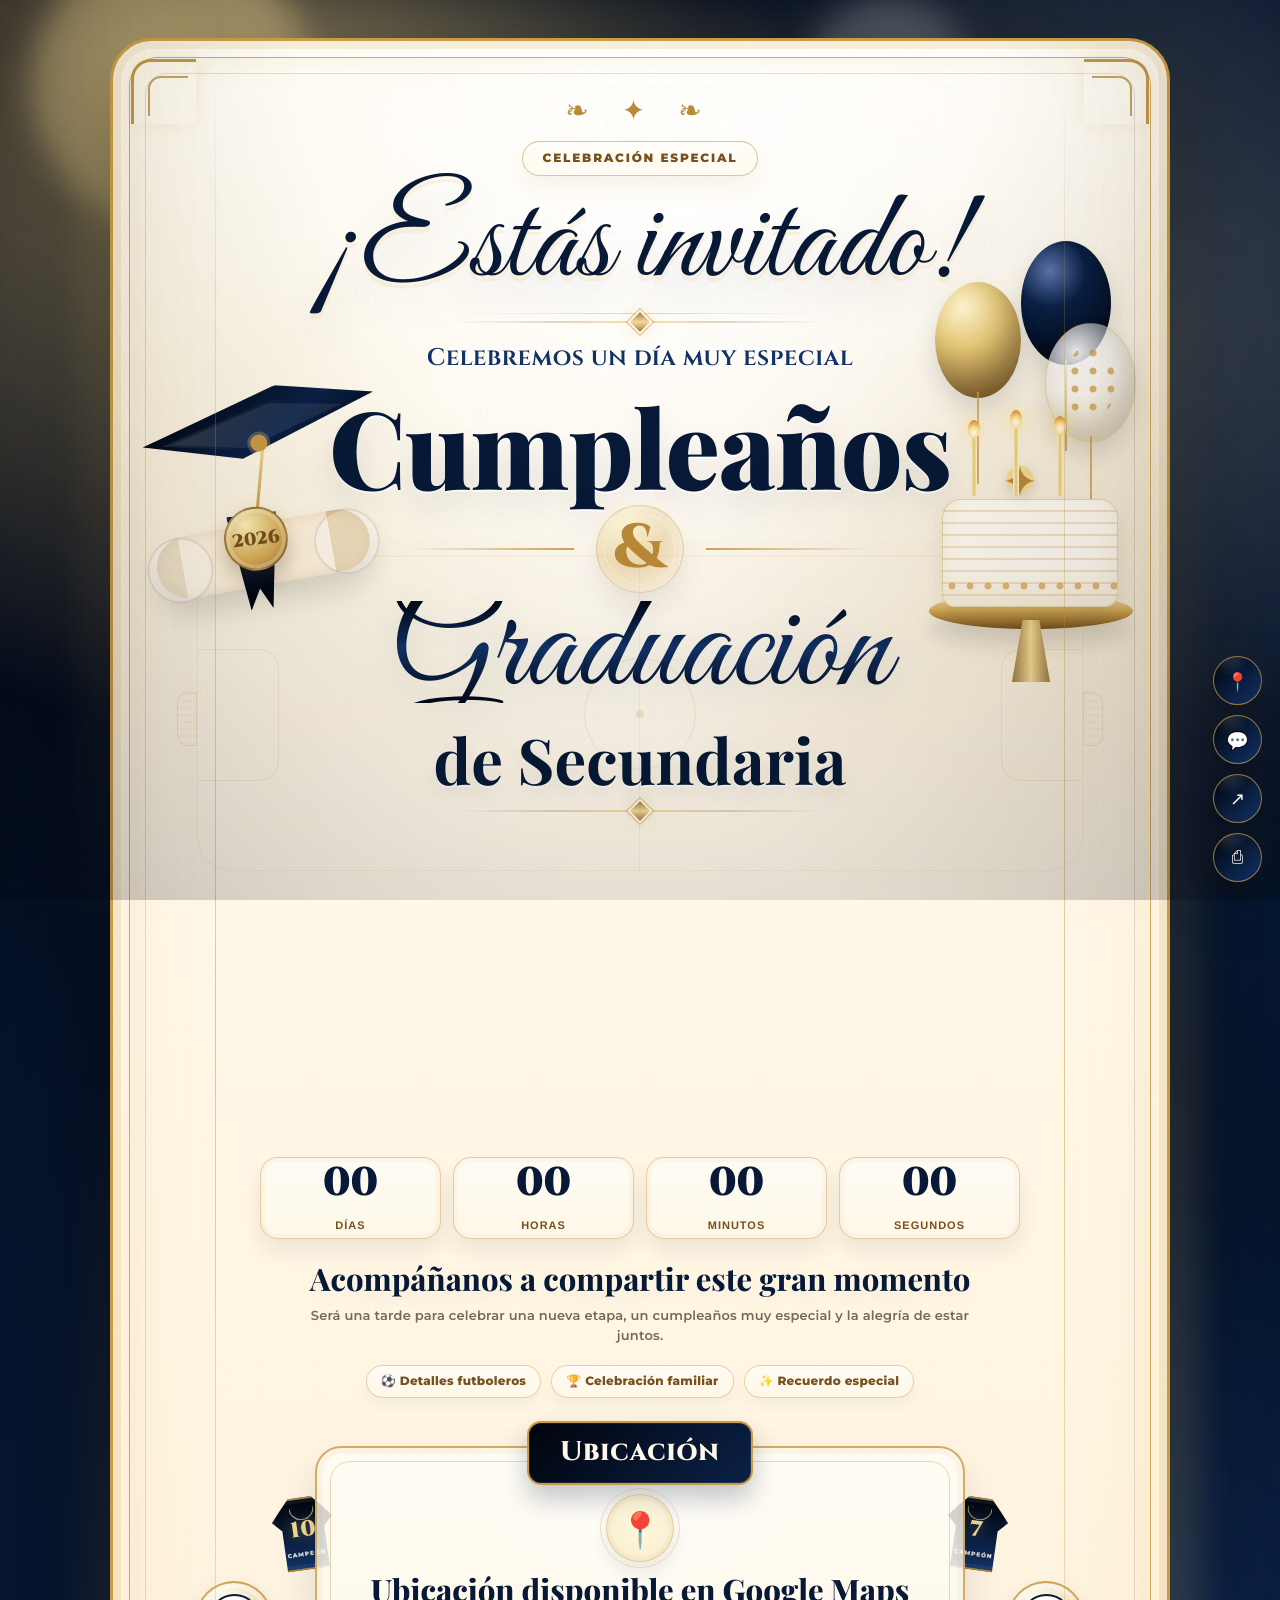
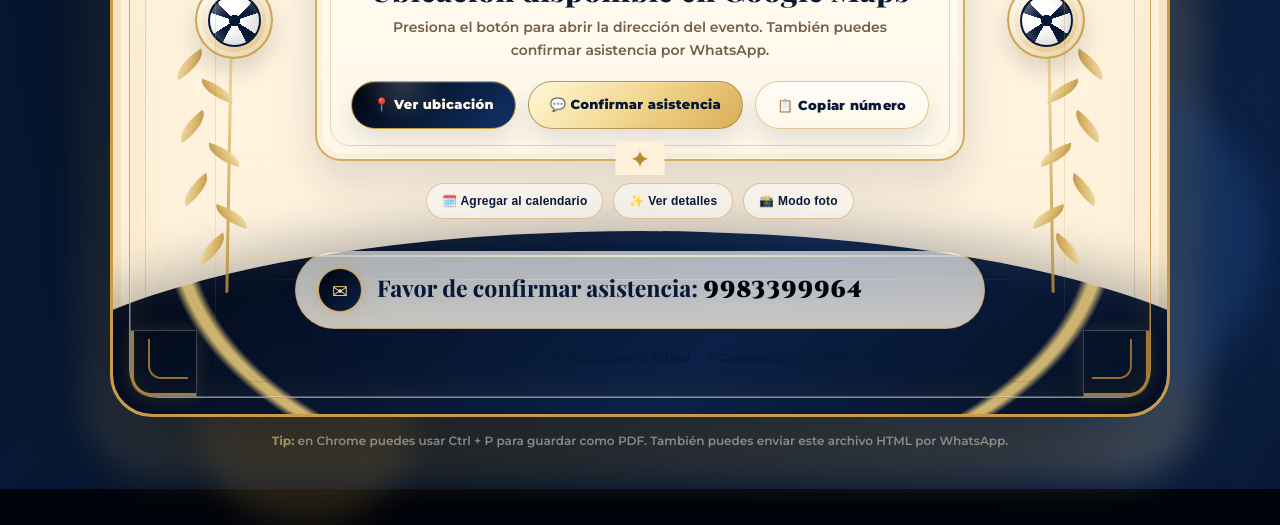
<file: index.html>
<!DOCTYPE html>
<html lang="es">
<head>
  <meta charset="UTF-8" />

  <meta
    name="viewport"
    content="width=device-width, initial-scale=1.0"
  />

  <meta
    name="theme-color"
    content="#071936"
  />

  <meta
    name="description"
    content="Invitación premium de cumpleaños y graduación de secundaria."
  />

  <title>
    Invitación Premium | Cumpleaños & Graduación
  </title>

  <link
    rel="preconnect"
    href="https://fonts.googleapis.com"
  />

  <link
    rel="preconnect"
    href="https://fonts.gstatic.com"
    crossorigin
  />

  <link
    href="https://fonts.googleapis.com/css2?family=Cinzel:wght@400;500;600;700;800;900&family=Great+Vibes&family=Playfair+Display:wght@400;500;600;700;800;900&family=Montserrat:wght@300;400;500;600;700;800;900&display=swap"
    rel="stylesheet"
  />

  <style>
    :root {
      --navy-1000: #01040c;
      --navy-950: #020816;
      --navy-900: #06142d;
      --navy-850: #071936;
      --navy-800: #0b2147;
      --navy-760: #0d2858;
      --navy-700: #113268;
      --navy-600: #1b4485;
      --navy-500: #2a5ca6;

      --gold-950: #4d320d;
      --gold-900: #76511d;
      --gold-850: #8a6428;
      --gold-800: #9b7130;
      --gold-700: #b98a38;
      --gold-650: #c2933e;
      --gold-600: #c99b45;
      --gold-500: #d8ad55;
      --gold-450: #e1bd67;
      --gold-400: #e8c978;
      --gold-300: #f4d892;
      --gold-250: #f7e0a1;
      --gold-200: #ffe8aa;
      --gold-100: #fff5d0;

      --cream-50: #fffdf7;
      --cream-80: #fffaf1;
      --cream-100: #fff8ea;
      --cream-150: #fff5e2;
      --cream-200: #fff2dc;
      --cream-300: #f7e4c4;
      --cream-400: #ebd0a2;

      --ink: #06142d;
      --muted: #6f6048;
      --muted-2: #8b7a5c;
      --white: #ffffff;

      --shadow-ambient: 0 36px 120px rgba(0, 0, 0, 0.52);
      --shadow-soft: 0 18px 45px rgba(7, 25, 54, 0.16);
      --shadow-card: 0 28px 76px rgba(7, 25, 54, 0.24);
      --shadow-gold: 0 0 35px rgba(216, 173, 85, 0.32);
      --shadow-navy: 0 24px 50px rgba(2, 8, 22, 0.28);

      --radius-xxl: 38px;
      --radius-xl: 30px;
      --radius-lg: 24px;
      --radius-md: 18px;
      --radius-sm: 12px;

      --font-script: "Great Vibes", cursive;
      --font-serif: "Playfair Display", serif;
      --font-cinzel: "Cinzel", serif;
      --font-sans: "Montserrat", sans-serif;

      --transition-smooth: 280ms ease;
      --transition-slow: 900ms cubic-bezier(0.19, 1, 0.22, 1);
    }

    * {
      box-sizing: border-box;
    }

    html {
      min-height: 100%;
      scroll-behavior: smooth;
    }

    body {
      margin: 0;
      min-height: 100vh;
      overflow-x: hidden;
      color: var(--ink);
      font-family: var(--font-serif);
      background:
        radial-gradient(
          circle at 18% 8%,
          rgba(244, 216, 146, 0.40),
          transparent 26%
        ),
        radial-gradient(
          circle at 84% 16%,
          rgba(255, 245, 208, 0.18),
          transparent 24%
        ),
        radial-gradient(
          circle at 78% 86%,
          rgba(17, 50, 104, 0.76),
          transparent 35%
        ),
        linear-gradient(
          135deg,
          var(--navy-1000),
          var(--navy-900) 34%,
          var(--navy-850) 62%,
          var(--navy-1000)
        );
    }

    body::before {
      content: "";
      position: fixed;
      inset: 0;
      pointer-events: none;
      opacity: 0.22;
      z-index: 0;
      background-image:
        linear-gradient(
          115deg,
          transparent 0%,
          transparent 38%,
          rgba(255, 255, 255, 0.20) 45%,
          transparent 53%,
          transparent 100%
        );
      transform: translateX(-120%);
      animation: cinematicSweep 10s ease-in-out infinite;
    }

    body::after {
      content: "";
      position: fixed;
      inset: 0;
      pointer-events: none;
      z-index: 0;
      opacity: 0.15;
      background:
        repeating-linear-gradient(
          90deg,
          rgba(255, 255, 255, 0.03) 0 1px,
          transparent 1px 80px
        ),
        repeating-linear-gradient(
          0deg,
          rgba(255, 255, 255, 0.025) 0 1px,
          transparent 1px 80px
        );
      mask-image:
        radial-gradient(
          circle at center,
          black 0 52%,
          transparent 78%
        );
    }

    @keyframes cinematicSweep {
      0% {
        transform: translateX(-120%);
      }

      38% {
        transform: translateX(130%);
      }

      100% {
        transform: translateX(130%);
      }
    }

    button,
    a {
      -webkit-tap-highlight-color: transparent;
    }

    a {
      color: inherit;
    }

    .page {
      position: relative;
      z-index: 1;
      min-height: 100vh;
      display: grid;
      place-items: center;
      padding: 38px 18px;
    }

    .stage {
      position: relative;
      width: min(1060px, 100%);
      perspective: 1800px;
    }

    .ambient {
      position: absolute;
      border-radius: 999px;
      pointer-events: none;
      filter: blur(16px);
      z-index: -1;
    }

    .ambient.one {
      width: 280px;
      height: 280px;
      top: -92px;
      left: -78px;
      background: rgba(244, 216, 146, 0.45);
    }

    .ambient.two {
      width: 340px;
      height: 340px;
      right: -92px;
      bottom: 40px;
      background: rgba(42, 92, 166, 0.34);
    }

    .ambient.three {
      width: 160px;
      height: 160px;
      right: 19%;
      top: -42px;
      background: rgba(255, 255, 255, 0.22);
    }

    .ambient.four {
      width: 220px;
      height: 220px;
      left: 8%;
      bottom: -74px;
      background: rgba(201, 155, 69, 0.20);
    }

    .invitation {
      position: relative;
      overflow: hidden;
      min-height: 1220px;
      padding: 58px 66px 48px;
      border-radius: var(--radius-xxl);
      color: var(--ink);
      background:
        radial-gradient(
          circle at 50% 6%,
          rgba(255, 255, 255, 0.98),
          transparent 34%
        ),
        radial-gradient(
          circle at 16% 21%,
          rgba(244, 216, 146, 0.22),
          transparent 27%
        ),
        radial-gradient(
          circle at 87% 23%,
          rgba(201, 155, 69, 0.20),
          transparent 26%
        ),
        linear-gradient(
          180deg,
          var(--cream-50),
          var(--cream-100) 38%,
          var(--cream-150) 72%,
          var(--cream-200)
        );
      border: 3px solid var(--gold-600);
      box-shadow:
        var(--shadow-ambient),
        inset 0 0 0 8px rgba(201, 155, 69, 0.15),
        inset 0 0 95px rgba(201, 155, 69, 0.13);
      transform-style: preserve-3d;
      transition: transform 500ms ease;
      isolation: isolate;
    }

    .invitation::before {
      content: "";
      position: absolute;
      inset: 18px;
      z-index: 5;
      pointer-events: none;
      border: 1px solid rgba(201, 155, 69, 0.82);
      border-radius: 29px;
    }

    .invitation::after {
      content: "";
      position: absolute;
      inset: 33px;
      z-index: 5;
      pointer-events: none;
      border: 1px solid rgba(7, 25, 54, 0.11);
      border-radius: 22px;
    }

    .paper-grain {
      position: absolute;
      inset: 0;
      z-index: 0;
      opacity: 0.23;
      pointer-events: none;
      background-image:
        radial-gradient(
          rgba(7, 25, 54, 0.10) 0 0.8px,
          transparent 1px
        );
      background-size: 7px 7px;
      mix-blend-mode: multiply;
    }

    .gold-noise {
      position: absolute;
      inset: 0;
      z-index: 1;
      pointer-events: none;
      opacity: 0.22;
      background-image:
        radial-gradient(
          circle at 10% 15%,
          rgba(201, 155, 69, 0.50) 0 1px,
          transparent 2px
        ),
        radial-gradient(
          circle at 80% 34%,
          rgba(201, 155, 69, 0.42) 0 1px,
          transparent 2px
        ),
        radial-gradient(
          circle at 37% 72%,
          rgba(201, 155, 69, 0.38) 0 1px,
          transparent 2px
        );
      background-size:
        52px 52px,
        73px 73px,
        91px 91px;
    }

    .card-foil {
      position: absolute;
      inset: 0;
      z-index: 1;
      pointer-events: none;
      opacity: 0.33;
      background:
        linear-gradient(
          115deg,
          transparent 0%,
          transparent 40%,
          rgba(255, 255, 255, 0.55) 48%,
          transparent 55%,
          transparent 100%
        );
      transform: translateX(-110%);
      animation: foilMove 9s ease-in-out infinite;
    }

    @keyframes foilMove {
      0% {
        transform: translateX(-110%);
      }

      44% {
        transform: translateX(120%);
      }

      100% {
        transform: translateX(120%);
      }
    }

    .corner {
      position: absolute;
      width: 92px;
      height: 92px;
      z-index: 7;
      pointer-events: none;
    }

    .corner::before,
    .corner::after {
      content: "";
      position: absolute;
      border-style: solid;
      border-color: var(--gold-700);
      opacity: 0.92;
    }

    .corner::before {
      width: 62px;
      height: 62px;
      border-width: 3px 0 0 3px;
      border-radius: 20px 0 0 0;
    }

    .corner::after {
      top: 17px;
      left: 17px;
      width: 38px;
      height: 38px;
      border-width: 2px 0 0 2px;
      border-radius: 13px 0 0 0;
    }

    .corner.top-left {
      top: 18px;
      left: 18px;
    }

    .corner.top-right {
      top: 18px;
      right: 18px;
      transform: rotate(90deg);
    }

    .corner.bottom-right {
      right: 18px;
      bottom: 18px;
      transform: rotate(180deg);
    }

    .corner.bottom-left {
      left: 18px;
      bottom: 18px;
      transform: rotate(270deg);
    }

    .royal-ribbon {
      position: absolute;
      left: -120px;
      right: -120px;
      bottom: -192px;
      height: 375px;
      z-index: 1;
      background:
        radial-gradient(
          ellipse at center top,
          transparent 0 49%,
          rgba(232, 201, 120, 0.88) 50% 51%,
          transparent 52%
        ),
        linear-gradient(
          135deg,
          var(--navy-1000),
          var(--navy-800) 50%,
          var(--navy-1000)
        );
      border-radius: 55% 55% 0 0;
      box-shadow:
        0 -18px 46px rgba(7, 25, 54, 0.25),
        inset 0 12px 24px rgba(255, 255, 255, 0.04);
    }

    .royal-ribbon::before {
      content: "";
      position: absolute;
      top: 24px;
      left: 96px;
      right: 96px;
      height: 2px;
      background:
        linear-gradient(
          90deg,
          transparent,
          rgba(244, 216, 146, 0.85),
          transparent
        );
    }

    .royal-ribbon::after {
      content: "";
      position: absolute;
      top: 48px;
      left: 18%;
      right: 18%;
      height: 1px;
      background:
        linear-gradient(
          90deg,
          transparent,
          rgba(255, 255, 255, 0.28),
          transparent
        );
    }

    .stadium-lines {
      position: absolute;
      left: 84px;
      right: 84px;
      top: 515px;
      height: 315px;
      z-index: 1;
      pointer-events: none;
      opacity: 0.33;
      border: 1px solid rgba(201, 155, 69, 0.35);
      border-radius: 34px;
      background:
        linear-gradient(
          90deg,
          transparent calc(50% - 0.5px),
          rgba(201, 155, 69, 0.34) calc(50% - 0.5px),
          rgba(201, 155, 69, 0.34) calc(50% + 0.5px),
          transparent calc(50% + 0.5px)
        );
      box-shadow:
        inset 0 0 0 1px rgba(255, 255, 255, 0.18),
        0 0 34px rgba(201, 155, 69, 0.06);
    }

    .stadium-lines .circle {
      position: absolute;
      top: 50%;
      left: 50%;
      width: 112px;
      height: 112px;
      transform: translate(-50%, -50%);
      border: 1px solid rgba(201, 155, 69, 0.52);
      border-radius: 999px;
    }

    .stadium-lines .dot {
      position: absolute;
      top: 50%;
      left: 50%;
      width: 8px;
      height: 8px;
      transform: translate(-50%, -50%);
      border-radius: 999px;
      background: rgba(201, 155, 69, 0.64);
      box-shadow: 0 0 18px rgba(216, 173, 85, 0.30);
    }

    .stadium-lines .box {
      position: absolute;
      top: 92px;
      width: 82px;
      height: 132px;
      border: 1px solid rgba(201, 155, 69, 0.46);
    }

    .stadium-lines .box.left {
      left: -1px;
      border-left: 0;
      border-radius: 0 20px 20px 0;
    }

    .stadium-lines .box.right {
      right: -1px;
      border-right: 0;
      border-radius: 20px 0 0 20px;
    }

    .stadium-lines .goal {
      position: absolute;
      top: 135px;
      width: 20px;
      height: 54px;
      border: 1px solid rgba(201, 155, 69, 0.58);
      background:
        repeating-linear-gradient(
          180deg,
          rgba(201, 155, 69, 0.18) 0 2px,
          transparent 2px 7px
        );
    }

    .stadium-lines .goal.left {
      left: -21px;
      border-radius: 10px 0 0 10px;
    }

    .stadium-lines .goal.right {
      right: -21px;
      border-radius: 0 10px 10px 0;
    }

    .content {
      position: relative;
      z-index: 4;
    }

    .ornament {
      margin: 0 auto 14px;
      text-align: center;
      color: var(--gold-700);
      font-family: var(--font-cinzel);
      font-size: 28px;
      line-height: 1;
      letter-spacing: 13px;
      text-shadow: var(--shadow-gold);
    }

    .eyebrow-wrap {
      text-align: center;
    }

    .eyebrow {
      display: inline-flex;
      align-items: center;
      justify-content: center;
      gap: 10px;
      margin: 0 auto 14px;
      padding: 9px 20px;
      border-radius: 999px;
      color: var(--gold-900);
      background:
        linear-gradient(
          180deg,
          rgba(255, 253, 247, 0.82),
          rgba(255, 248, 234, 0.68)
        );
      border: 1px solid rgba(201, 155, 69, 0.58);
      font-family: var(--font-sans);
      font-size: 12px;
      font-weight: 850;
      letter-spacing: 1.8px;
      text-transform: uppercase;
      box-shadow:
        0 10px 24px rgba(201, 155, 69, 0.13),
        inset 0 0 0 3px rgba(255, 255, 255, 0.22);
    }

    .headline {
      margin: 2px 0 7px;
      text-align: center;
      color: var(--navy-850);
      font-family: var(--font-script);
      font-size: clamp(74px, 10vw, 136px);
      font-weight: 400;
      line-height: 0.86;
      letter-spacing: 0.4px;
      text-shadow:
        0 3px 0 rgba(201, 155, 69, 0.18),
        0 18px 36px rgba(7, 25, 54, 0.10);
    }

    .divider {
      position: relative;
      width: min(370px, 78%);
      height: 1px;
      margin: 19px auto;
      background:
        linear-gradient(
          90deg,
          transparent,
          rgba(201, 155, 69, 0.95),
          transparent
        );
    }

    .divider::before {
      content: "";
      position: absolute;
      top: 50%;
      left: 50%;
      width: 12px;
      height: 12px;
      transform: translate(-50%, -50%) rotate(45deg);
      background: var(--gold-600);
      border: 2px solid var(--cream-100);
      box-shadow:
        0 0 0 1px rgba(201, 155, 69, 0.75),
        0 0 16px rgba(216, 173, 85, 0.28);
    }

    .subtitle {
      margin: 0;
      text-align: center;
      color: var(--navy-700);
      font-family: var(--font-cinzel);
      font-size: clamp(16px, 2.4vw, 24px);
      font-weight: 650;
      letter-spacing: 0.45px;
    }

    .main-title {
      max-width: 800px;
      margin: 22px auto 16px;
      text-align: center;
    }

    .main-title .word {
      display: block;
      color: var(--navy-850);
      text-wrap: balance;
    }

    .main-title .cumple {
      font-family: var(--font-serif);
      font-size: clamp(58px, 8.9vw, 108px);
      font-weight: 850;
      line-height: 0.94;
      letter-spacing: -1.1px;
    }

    .amp-line {
      display: flex;
      align-items: center;
      justify-content: center;
      gap: 22px;
      margin: 7px auto 1px;
    }

    .amp-line::before,
    .amp-line::after {
      content: "";
      width: min(165px, 23vw);
      height: 1px;
      background:
        linear-gradient(
          90deg,
          transparent,
          rgba(201, 155, 69, 0.92)
        );
    }

    .amp-line::after {
      background:
        linear-gradient(
          90deg,
          rgba(201, 155, 69, 0.92),
          transparent
        );
    }

    .amp {
      display: inline-grid;
      place-items: center;
      width: 88px;
      height: 88px;
      border-radius: 999px;
      color: var(--gold-700);
      font-family: var(--font-cinzel);
      font-size: 62px;
      font-weight: 800;
      background:
        radial-gradient(
          circle at 35% 25%,
          #fff8d6,
          rgba(216, 173, 85, 0.32) 44%,
          rgba(255, 248, 234, 0.1)
        );
      text-shadow: var(--shadow-gold);
    }

    .main-title .grad {
      margin-top: 8px;
      font-family: var(--font-script);
      font-size: clamp(78px, 11.1vw, 145px);
      font-weight: 400;
      line-height: 0.72;
    }

    .main-title .sec {
      margin-top: 25px;
      font-family: var(--font-serif);
      font-size: clamp(34px, 5.4vw, 63px);
      font-weight: 700;
      line-height: 1;
    }

    .visual {
      position: absolute;
      z-index: 2;
      pointer-events: none;
      user-select: none;
    }

    .graduation-visual {
      left: 20px;
      top: 345px;
      width: 270px;
      height: 255px;
      transform: rotate(-7deg);
    }

    .cap {
      position: absolute;
      top: 2px;
      left: 20px;
      width: 226px;
      height: 86px;
      transform: skewX(-22deg) rotate(-7deg);
      background:
        linear-gradient(
          145deg,
          var(--navy-1000),
          var(--navy-800) 56%,
          var(--navy-950)
        );
      clip-path: polygon(0 36%, 55% 0, 100% 36%, 46% 78%);
      filter: drop-shadow(0 23px 18px rgba(0, 0, 0, 0.18));
    }

    .cap::after {
      content: "";
      position: absolute;
      inset: 17px 30px;
      background: rgba(255, 255, 255, 0.08);
      clip-path: polygon(0 36%, 55% 0, 100% 36%, 46% 78%);
    }

    .cap-button {
      position: absolute;
      top: 48px;
      left: 126px;
      width: 17px;
      height: 17px;
      z-index: 2;
      border-radius: 999px;
      background: var(--gold-600);
      box-shadow: 0 0 0 3px rgba(244, 216, 146, 0.26);
    }

    .tassel-line {
      position: absolute;
      top: 58px;
      left: 137px;
      width: 3px;
      height: 88px;
      border-radius: 999px;
      transform: rotate(12deg);
      transform-origin: top;
      background:
        linear-gradient(
          var(--gold-300),
          var(--gold-700)
        );
    }

    .tassel {
      position: absolute;
      top: 132px;
      left: 148px;
      width: 26px;
      height: 57px;
      background:
        repeating-linear-gradient(
          90deg,
          var(--gold-300) 0 2px,
          var(--gold-700) 2px 4px
        );
      clip-path: polygon(50% 0, 95% 100%, 5% 100%);
      filter: drop-shadow(0 6px 8px rgba(0, 0, 0, 0.18));
    }

    .diploma {
      position: absolute;
      top: 136px;
      left: 18px;
      width: 215px;
      height: 62px;
      border-radius: 999px;
      transform: rotate(-3deg);
      background:
        linear-gradient(
          90deg,
          #e8d3a8 0 12%,
          #fff2dc 12% 82%,
          #e7c995 82% 100%
        );
      box-shadow:
        inset 0 0 13px rgba(118, 81, 29, 0.15),
        0 17px 28px rgba(0, 0, 0, 0.13);
    }

    .diploma::before,
    .diploma::after {
      content: "";
      position: absolute;
      top: 0;
      width: 62px;
      height: 62px;
      border-radius: 999px;
      background: rgba(255, 255, 255, 0.36);
      border: 2px solid rgba(118, 81, 29, 0.14);
    }

    .diploma::before {
      left: -10px;
    }

    .diploma::after {
      right: -10px;
    }

    .diploma-ribbon {
      position: absolute;
      top: 126px;
      left: 93px;
      z-index: 2;
      width: 50px;
      height: 96px;
      background:
        linear-gradient(
          180deg,
          var(--navy-800),
          var(--navy-1000)
        );
      clip-path: polygon(0 0, 100% 0, 72% 100%, 50% 78%, 28% 100%);
      box-shadow: 0 10px 22px rgba(7, 25, 54, 0.25);
    }

    .seal {
      position: absolute;
      top: 119px;
      left: 88px;
      z-index: 3;
      width: 64px;
      height: 64px;
      display: grid;
      place-items: center;
      border-radius: 999px;
      color: var(--gold-900);
      font-family: var(--font-cinzel);
      font-size: 18px;
      font-weight: 900;
      background:
        radial-gradient(
          circle at 35% 25%,
          #fff1b9,
          var(--gold-500) 60%,
          var(--gold-800)
        );
      border: 2px solid rgba(118, 81, 29, 0.5);
      box-shadow:
        inset 0 0 0 4px rgba(255, 255, 255, 0.24),
        0 10px 16px rgba(0, 0, 0, 0.18);
    }

    .party-visual {
      right: 24px;
      top: 284px;
      width: 270px;
      height: 320px;
    }

    .balloon {
      position: absolute;
      border-radius: 50%;
      box-shadow:
        inset -12px -18px 28px rgba(0, 0, 0, 0.16),
        0 12px 25px rgba(0, 0, 0, 0.12);
    }

    .balloon::after {
      content: "";
      position: absolute;
      left: 50%;
      bottom: -86px;
      width: 2px;
      height: 92px;
      transform: translateX(-50%);
      background: rgba(201, 155, 69, 0.76);
    }

    .balloon.navy {
      top: -84px;
      right: 32px;
      width: 90px;
      height: 124px;
      background:
        radial-gradient(
          circle at 32% 24%,
          #5a76ad,
          var(--navy-800) 32%,
          var(--navy-1000)
        );
    }

    .balloon.gold {
      top: -43px;
      right: 122px;
      width: 86px;
      height: 116px;
      background:
        radial-gradient(
          circle at 32% 22%,
          #fff6cf,
          var(--gold-400) 36%,
          var(--gold-900)
        );
    }

    .balloon.clear {
      top: -2px;
      right: 7px;
      width: 91px;
      height: 120px;
      border: 1px solid rgba(201, 155, 69, 0.45);
      background:
        radial-gradient(
          circle at 34% 24%,
          rgba(255, 255, 255, 0.95),
          rgba(255, 255, 255, 0.45) 38%,
          rgba(244, 216, 146, 0.24)
        );
    }

    .balloon.clear::before {
      content: "";
      position: absolute;
      inset: 20px;
      border-radius: inherit;
      opacity: 0.72;
      background-image:
        radial-gradient(
          circle,
          var(--gold-600) 0 3px,
          transparent 4px
        );
      background-size: 18px 18px;
    }

    .cake-stand {
      position: absolute;
      right: 10px;
      bottom: 16px;
      width: 204px;
      height: 36px;
      border-radius: 50%;
      background:
        linear-gradient(
          180deg,
          #fff3c0,
          var(--gold-500) 48%,
          var(--gold-900)
        );
      box-shadow: 0 16px 20px rgba(0, 0, 0, 0.12);
    }

    .cake-stand::after {
      content: "";
      position: absolute;
      top: 27px;
      left: 50%;
      width: 56px;
      height: 62px;
      transform: translateX(-50%);
      background:
        linear-gradient(
          90deg,
          var(--gold-900),
          var(--gold-300),
          var(--gold-900)
        );
      clip-path: polygon(35% 0, 65% 0, 84% 100%, 16% 100%);
    }

    .cake {
      position: absolute;
      right: 25px;
      bottom: 38px;
      width: 176px;
      height: 108px;
      border-radius: 19px 19px 13px 13px;
      border: 1px solid rgba(201, 155, 69, 0.4);
      background:
        repeating-linear-gradient(
          180deg,
          #fffaf0 0 10px,
          #f2e1c5 10px 12px
        );
      box-shadow:
        inset 0 -18px 24px rgba(201, 155, 69, 0.14),
        0 10px 20px rgba(0, 0, 0, 0.08);
    }

    .cake::after {
      content: "";
      position: absolute;
      left: 0;
      right: 0;
      bottom: 9px;
      height: 20px;
      opacity: 0.8;
      background-image:
        radial-gradient(
          circle,
          var(--gold-500) 0 3px,
          transparent 4px
        );
      background-size: 18px 18px;
    }

    .cake-flower {
      position: absolute;
      right: 94px;
      bottom: 137px;
      width: 58px;
      height: 58px;
      border-radius: 999px;
      background:
        radial-gradient(
          circle,
          #fff9df 0 14%,
          var(--gold-300) 15% 32%,
          transparent 33%
        );
      filter: drop-shadow(0 4px 6px rgba(0, 0, 0, 0.12));
    }

    .cake-flower::before {
      content: "✦";
      position: absolute;
      inset: 0;
      display: grid;
      place-items: center;
      color: var(--gold-700);
      font-size: 44px;
    }

    .candle {
      position: absolute;
      bottom: 149px;
      width: 6px;
      height: 62px;
      border-radius: 999px;
      background:
        linear-gradient(
          90deg,
          #fff7d2,
          var(--gold-400),
          #fff7d2
        );
    }

    .candle::before {
      content: "";
      position: absolute;
      left: 50%;
      top: -18px;
      width: 12px;
      height: 18px;
      transform: translateX(-50%);
      border-radius: 50% 50% 45% 45%;
      background:
        radial-gradient(
          circle at 50% 70%,
          #fff,
          #ffd87a 45%,
          #c7771f
        );
      filter: drop-shadow(0 0 10px rgba(255, 209, 90, 0.80));
      animation: flame 1.8s ease-in-out infinite;
    }

    .candle.one {
      right: 80px;
    }

    .candle.two {
      right: 124px;
      height: 68px;
    }

    .candle.three {
      right: 166px;
      height: 58px;
    }

    @keyframes flame {
      0%,
      100% {
        transform: translateX(-50%) scale(1) rotate(-3deg);
      }

      50% {
        transform: translateX(-50%) scale(1.12) rotate(4deg);
      }
    }

    .soccer-medal {
      position: absolute;
      z-index: 4;
      display: grid;
      place-items: center;
      width: 78px;
      height: 78px;
      border-radius: 999px;
      background:
        radial-gradient(
          circle at 35% 25%,
          #fffdf4,
          #f0dfbd 52%,
          var(--gold-500)
        );
      border: 2px solid rgba(201, 155, 69, 0.86);
      box-shadow:
        inset 0 0 0 5px rgba(255, 255, 255, 0.36),
        0 12px 24px rgba(0, 0, 0, 0.14);
    }

    .soccer-medal.left {
      left: 82px;
      bottom: 355px;
    }

    .soccer-medal.right {
      right: 82px;
      bottom: 355px;
    }

    .soccer-ball {
      width: 53px;
      height: 53px;
      border-radius: 999px;
      border: 2px solid var(--navy-850);
      background:
        radial-gradient(
          circle at center,
          var(--navy-850) 0 16%,
          transparent 17%
        ),
        conic-gradient(
          from 0deg,
          #fff 0 12%,
          var(--navy-850) 12% 20%,
          #fff 20% 34%,
          var(--navy-850) 34% 42%,
          #fff 42% 58%,
          var(--navy-850) 58% 66%,
          #fff 66% 80%,
          var(--navy-850) 80% 88%,
          #fff 88% 100%
        );
      box-shadow: inset -6px -8px 12px rgba(0, 0, 0, 0.10);
    }

    .jersey {
      position: absolute;
      z-index: 3;
      width: 66px;
      height: 73px;
      display: grid;
      place-items: center;
      color: var(--gold-300);
      font-family: var(--font-cinzel);
      font-size: 22px;
      font-weight: 900;
      letter-spacing: 1px;
      background:
        linear-gradient(
          180deg,
          var(--navy-1000),
          var(--navy-700)
        );
      border: 2px solid rgba(201, 155, 69, 0.86);
      clip-path: polygon(
        18% 15%,
        33% 0,
        67% 0,
        82% 15%,
        96% 30%,
        82% 43%,
        82% 100%,
        18% 100%,
        18% 43%,
        4% 30%
      );
      box-shadow:
        inset 0 0 0 4px rgba(255, 255, 255, 0.06),
        0 14px 26px rgba(7, 25, 54, 0.18),
        0 0 24px rgba(201, 155, 69, 0.14);
      pointer-events: none;
    }

    .jersey::before {
      content: "";
      position: absolute;
      top: 8px;
      width: 23px;
      height: 12px;
      border: 1px solid rgba(244, 216, 146, 0.72);
      border-top: 0;
      border-radius: 0 0 999px 999px;
    }

    .jersey::after {
      content: "CAMPEÓN";
      position: absolute;
      bottom: 10px;
      left: 50%;
      transform: translateX(-50%);
      color: rgba(255, 248, 234, 0.84);
      font-family: var(--font-sans);
      font-size: 6px;
      font-weight: 900;
      letter-spacing: 0.8px;
    }

    .jersey span {
      transform: translateY(-3px);
      text-shadow: 0 0 14px rgba(244, 216, 146, 0.40);
    }

    .jersey.left {
      left: 158px;
      bottom: 444px;
      transform: rotate(-8deg);
    }

    .jersey.right {
      right: 158px;
      bottom: 444px;
      transform: rotate(8deg);
    }

    .mini-ball {
      position: absolute;
      width: 38px;
      height: 38px;
      border-radius: 999px;
      border: 1px solid rgba(201, 155, 69, 0.72);
      opacity: 0.18;
      z-index: 1;
      pointer-events: none;
      background:
        radial-gradient(
          circle at center,
          var(--navy-950) 0 17%,
          transparent 18%
        ),
        conic-gradient(
          #fff 0 10%,
          var(--navy-950) 10% 19%,
          #fff 19% 31%,
          var(--navy-950) 31% 40%,
          #fff 40% 55%,
          var(--navy-950) 55% 64%,
          #fff 64% 78%,
          var(--navy-950) 78% 87%,
          #fff 87% 100%
        );
      animation: drift 11s ease-in-out infinite;
    }

    .mini-ball.one {
      top: 23%;
      left: 5%;
      animation-delay: 0s;
    }

    .mini-ball.two {
      top: 17%;
      right: 6%;
      animation-delay: 2s;
    }

    .mini-ball.three {
      bottom: 18%;
      left: 45%;
      animation-delay: 4s;
    }

    @keyframes drift {
      0%,
      100% {
        transform: translateY(0) rotate(0deg);
      }

      50% {
        transform: translateY(-18px) rotate(18deg);
      }
    }

    .sparkles {
      position: absolute;
      inset: 0;
      z-index: 2;
      pointer-events: none;
      overflow: hidden;
    }

    .spark {
      position: absolute;
      width: 6px;
      height: 6px;
      border-radius: 999px;
      background: var(--gold-400);
      box-shadow:
        0 0 16px rgba(216, 173, 85, 0.85),
        0 0 30px rgba(255, 255, 255, 0.6);
      opacity: 0.8;
      animation: twinkle 3.8s ease-in-out infinite;
    }

    .spark.s1 { top: 8%; left: 8%; animation-delay: 0.2s; }
    .spark.s2 { top: 14%; right: 13%; animation-delay: 1.1s; }
    .spark.s3 { top: 35%; left: 7%; animation-delay: 2.0s; }
    .spark.s4 { top: 42%; right: 5%; animation-delay: 0.7s; }
    .spark.s5 { bottom: 26%; left: 18%; animation-delay: 1.8s; }
    .spark.s6 { bottom: 18%; right: 19%; animation-delay: 2.6s; }
    .spark.s7 { top: 61%; left: 48%; animation-delay: 0.4s; }
    .spark.s8 { top: 3%; left: 57%; animation-delay: 2.2s; }

    @keyframes twinkle {
      0%,
      100% {
        transform: scale(0.55);
        opacity: 0.28;
      }

      45% {
        transform: scale(1.45);
        opacity: 1;
      }
    }

    .confetti {
      position: absolute;
      width: 9px;
      height: 9px;
      background: var(--gold-500);
      opacity: 0.72;
      transform: rotate(45deg);
      animation: floatConfetti 8s ease-in-out infinite;
    }

    .confetti.c1 { top: 13%; left: 12%; animation-delay: 0s; }
    .confetti.c2 { top: 19%; left: 5%; animation-delay: 1s; }
    .confetti.c3 { top: 28%; right: 9%; animation-delay: 2s; }
    .confetti.c4 { bottom: 31%; right: 7%; animation-delay: 0.5s; }
    .confetti.c5 { bottom: 22%; left: 9%; animation-delay: 1.8s; }
    .confetti.c6 { top: 52%; left: 4%; animation-delay: 3s; }
    .confetti.c7 { top: 67%; right: 8%; animation-delay: 1.4s; }

    @keyframes floatConfetti {
      0%,
      100% {
        transform: translateY(0) rotate(45deg);
      }

      50% {
        transform: translateY(-18px) rotate(135deg);
      }
    }

    .detail-grid {
      display: grid;
      grid-template-columns: repeat(3, minmax(0, 1fr));
      gap: 14px;
      max-width: 740px;
      margin: 30px auto 12px;
    }

    .detail-card {
      position: relative;
      min-height: 98px;
      display: grid;
      place-items: center;
      padding: 16px 12px;
      text-align: center;
      border-radius: 20px;
      color: var(--navy-850);
      background:
        linear-gradient(
          180deg,
          rgba(255, 255, 255, 0.66),
          rgba(255, 248, 234, 0.82)
        );
      border: 1px solid rgba(201, 155, 69, 0.44);
      box-shadow:
        inset 0 0 0 4px rgba(201, 155, 69, 0.06),
        0 12px 20px rgba(7, 25, 54, 0.06);
      overflow: hidden;
    }

    .detail-card::before {
      content: "";
      position: absolute;
      inset: -1px;
      background:
        linear-gradient(
          135deg,
          rgba(255, 255, 255, 0.8),
          transparent 45%,
          rgba(201, 155, 69, 0.18)
        );
      opacity: 0.65;
      pointer-events: none;
    }

    .detail-card .icon {
      position: relative;
      z-index: 1;
      font-size: 28px;
      line-height: 1;
      margin-bottom: 7px;
    }

    .detail-card strong {
      position: relative;
      z-index: 1;
      display: block;
      font-family: var(--font-cinzel);
      font-size: 13px;
      font-weight: 800;
      letter-spacing: 0.75px;
      text-transform: uppercase;
    }

    .info {
      display: grid;
      justify-items: center;
      gap: 12px;
      margin: 28px auto 18px;
      text-align: center;
    }

    .date-badge,
    .time-badge {
      position: relative;
      display: inline-flex;
      align-items: center;
      justify-content: center;
      gap: 12px;
      color: var(--cream-100);
      background:
        linear-gradient(
          135deg,
          var(--navy-1000),
          var(--navy-800) 56%,
          var(--navy-1000)
        );
      border: 2px solid var(--gold-600);
      box-shadow:
        0 12px 26px rgba(7, 25, 54, 0.24),
        inset 0 0 0 2px rgba(255, 255, 255, 0.05);
      overflow: hidden;
    }

    .date-badge::after,
    .time-badge::after {
      content: "";
      position: absolute;
      inset: 0;
      background:
        linear-gradient(
          110deg,
          transparent,
          rgba(255, 255, 255, 0.16),
          transparent
        );
      transform: translateX(-120%);
      animation: badgeShine 7s ease-in-out infinite;
    }

    @keyframes badgeShine {
      0% {
        transform: translateX(-120%);
      }

      45% {
        transform: translateX(120%);
      }

      100% {
        transform: translateX(120%);
      }
    }

    .date-badge {
      padding: 15px 44px;
      border-radius: 18px;
      font-family: var(--font-serif);
      font-size: clamp(26px, 4.2vw, 44px);
      font-weight: 800;
      letter-spacing: 0.4px;
    }

    .time-badge {
      padding: 10px 29px;
      border-radius: 999px;
      font-family: var(--font-serif);
      font-size: clamp(18px, 2.8vw, 29px);
      font-weight: 700;
    }

    .date-badge .cut,
    .time-badge .cut {
      position: absolute;
      top: 50%;
      width: 20px;
      height: 20px;
      transform: translateY(-50%);
      border-radius: 999px;
      background: var(--cream-100);
      z-index: 2;
    }

    .date-badge .cut.left {
      left: -11px;
    }

    .date-badge .cut.right {
      right: -11px;
    }

    .main-message {
      max-width: 760px;
      margin: 20px auto 6px;
      text-align: center;
      color: var(--navy-850);
      font-family: var(--font-serif);
      font-size: clamp(18px, 3vw, 31px);
      font-weight: 750;
      line-height: 1.25;
      text-wrap: balance;
    }

    .warm-note {
      max-width: 660px;
      margin: 8px auto 0;
      text-align: center;
      color: var(--muted);
      font-family: var(--font-sans);
      font-size: 13px;
      font-weight: 600;
      line-height: 1.58;
      letter-spacing: 0.2px;
    }

    .highlight-row {
      display: flex;
      flex-wrap: wrap;
      justify-content: center;
      gap: 10px;
      max-width: 720px;
      margin: 18px auto 0;
    }

    .highlight-pill {
      display: inline-flex;
      align-items: center;
      gap: 8px;
      padding: 8px 14px;
      border-radius: 999px;
      color: var(--gold-900);
      background: rgba(255, 255, 255, 0.48);
      border: 1px solid rgba(201, 155, 69, 0.34);
      font-family: var(--font-sans);
      font-size: 12px;
      font-weight: 800;
      letter-spacing: 0.25px;
      box-shadow: 0 8px 16px rgba(7, 25, 54, 0.04);
    }

    .location-card {
      position: relative;
      max-width: 650px;
      margin: 48px auto 22px;
      padding: 46px 34px 30px;
      text-align: center;
      border-radius: 26px;
      background:
        linear-gradient(
          180deg,
          rgba(255, 253, 247, 0.76),
          rgba(255, 248, 234, 0.86)
        );
      border: 2px solid rgba(201, 155, 69, 0.78);
      box-shadow:
        inset 0 0 0 6px rgba(201, 155, 69, 0.08),
        0 18px 40px rgba(7, 25, 54, 0.10);
    }

    .location-card::before {
      content: "";
      position: absolute;
      inset: 13px;
      border-radius: 20px;
      border: 1px solid rgba(201, 155, 69, 0.32);
      pointer-events: none;
    }

    .location-card::after {
      content: "✦";
      position: absolute;
      left: 50%;
      bottom: -16px;
      transform: translateX(-50%);
      padding: 0 14px;
      color: var(--gold-700);
      background: var(--cream-200);
      font-size: 25px;
    }

    .location-label {
      position: absolute;
      top: -27px;
      left: 50%;
      transform: translateX(-50%);
      min-width: 226px;
      padding: 12px 28px;
      border-radius: 14px;
      color: var(--cream-100);
      background:
        linear-gradient(
          135deg,
          var(--navy-1000),
          var(--navy-800)
        );
      border: 2px solid var(--gold-600);
      font-family: var(--font-cinzel);
      font-size: 27px;
      font-weight: 800;
      letter-spacing: 0.55px;
      box-shadow: 0 12px 24px rgba(7, 25, 54, 0.22);
    }

    .location-icon {
      width: 68px;
      height: 68px;
      display: grid;
      place-items: center;
      margin: 0 auto 10px;
      border-radius: 999px;
      color: var(--gold-700);
      font-size: 35px;
      background:
        radial-gradient(
          circle,
          #fff7d6,
          rgba(216, 173, 85, 0.20)
        );
      border: 1px solid rgba(201, 155, 69, 0.44);
    }

    .location-title {
      margin: 10px 0 9px;
      color: var(--navy-850);
      font-family: var(--font-serif);
      font-size: clamp(21px, 3vw, 31px);
      font-weight: 800;
      line-height: 1.15;
    }

    .location-text {
      max-width: 500px;
      margin: 0 auto 20px;
      color: var(--muted);
      font-family: var(--font-sans);
      font-size: 14px;
      font-weight: 600;
      line-height: 1.6;
    }

    .button-row {
      display: flex;
      flex-wrap: wrap;
      justify-content: center;
      gap: 12px;
      margin-top: 18px;
    }

    .btn {
      appearance: none;
      position: relative;
      min-height: 48px;
      display: inline-flex;
      align-items: center;
      justify-content: center;
      gap: 10px;
      padding: 13px 21px;
      border: 0;
      border-radius: 999px;
      font-family: var(--font-sans);
      font-size: 13px;
      font-weight: 850;
      letter-spacing: 0.3px;
      text-decoration: none;
      cursor: pointer;
      overflow: hidden;
      transition:
        transform var(--transition-smooth),
        box-shadow var(--transition-smooth),
        filter var(--transition-smooth);
    }

    .btn::before {
      content: "";
      position: absolute;
      inset: 0;
      background:
        linear-gradient(
          110deg,
          transparent,
          rgba(255, 255, 255, 0.22),
          transparent
        );
      transform: translateX(-125%);
      transition: transform 600ms ease;
    }

    .btn:hover {
      transform: translateY(-3px);
      box-shadow: 0 14px 28px rgba(7, 25, 54, 0.18);
      filter: brightness(1.03);
    }

    .btn:hover::before {
      transform: translateX(125%);
    }

    .btn:active {
      transform: translateY(-1px);
    }

    .btn.primary {
      color: var(--cream-100);
      background:
        linear-gradient(
          135deg,
          var(--navy-1000),
          var(--navy-700)
        );
      border: 1px solid var(--gold-600);
    }

    .btn.secondary {
      color: var(--navy-850);
      background:
        linear-gradient(
          135deg,
          #fff8d8,
          var(--gold-300)
        );
      border: 1px solid rgba(155, 113, 48, 0.66);
    }

    .btn.ghost {
      color: var(--navy-850);
      background: rgba(255, 255, 255, 0.56);
      border: 1px solid rgba(201, 155, 69, 0.54);
    }

    .rsvp {
      position: relative;
      display: grid;
      grid-template-columns: auto 1fr;
      gap: 15px;
      align-items: center;
      max-width: 690px;
      margin: 32px auto 0;
      padding: 16px 22px;
      border-radius: 999px;
      color: var(--navy-850);
      background: rgba(255, 255, 255, 0.56);
      border: 1px solid rgba(201, 155, 69, 0.58);
      box-shadow: 0 12px 24px rgba(7, 25, 54, 0.06);
    }

    .rsvp-icon {
      width: 44px;
      height: 44px;
      display: grid;
      place-items: center;
      border-radius: 999px;
      color: var(--gold-300);
      background:
        linear-gradient(
          135deg,
          var(--navy-1000),
          var(--navy-800)
        );
      border: 1px solid var(--gold-600);
      font-size: 19px;
      box-shadow: var(--shadow-gold);
    }

    .rsvp p {
      margin: 0;
      font-family: var(--font-serif);
      font-size: clamp(16px, 2.2vw, 23px);
      font-weight: 750;
      line-height: 1.25;
    }

    .rsvp strong {
      color: var(--navy-1000);
      font-family: var(--font-cinzel);
      font-weight: 900;
      letter-spacing: 0.8px;
    }

    .closing {
      display: flex;
      flex-wrap: wrap;
      justify-content: center;
      gap: 10px 16px;
      margin: 22px auto 0;
      color: rgba(7, 25, 54, 0.78);
      font-family: var(--font-sans);
      font-size: 12px;
      font-weight: 800;
      text-align: center;
    }

    .closing span {
      display: inline-flex;
      align-items: center;
      gap: 7px;
    }

    .side-leaves {
      position: absolute;
      bottom: 120px;
      width: 140px;
      height: 260px;
      z-index: 2;
      opacity: 0.86;
      pointer-events: none;
    }

    .side-leaves.left {
      left: 28px;
      transform: rotate(-7deg);
    }

    .side-leaves.right {
      right: 28px;
      transform: scaleX(-1) rotate(-7deg);
    }

    .stem {
      position: absolute;
      left: 50%;
      bottom: 0;
      width: 3px;
      height: 245px;
      transform: translateX(-50%) rotate(8deg);
      transform-origin: bottom;
      border-radius: 999px;
      background:
        linear-gradient(
          var(--gold-300),
          var(--gold-700)
        );
    }

    .leaf {
      position: absolute;
      width: 36px;
      height: 15px;
      border-radius: 100% 0 100% 0;
      background:
        linear-gradient(
          135deg,
          #fff0b8,
          var(--gold-600)
        );
      box-shadow: inset -5px -2px 8px rgba(118, 81, 29, 0.12);
    }

    .leaf.l1 { bottom: 38px; left: 43px; transform: rotate(-28deg); }
    .leaf.l2 { bottom: 68px; left: 66px; transform: rotate(24deg) scaleX(-1); }
    .leaf.l3 { bottom: 99px; left: 34px; transform: rotate(-30deg); }
    .leaf.l4 { bottom: 130px; left: 66px; transform: rotate(24deg) scaleX(-1); }
    .leaf.l5 { bottom: 162px; left: 38px; transform: rotate(-29deg); }
    .leaf.l6 { bottom: 194px; left: 67px; transform: rotate(24deg) scaleX(-1); }
    .leaf.l7 { bottom: 224px; left: 43px; transform: rotate(-25deg); }

    .toolbar {
      position: fixed;
      right: 18px;
      bottom: 18px;
      z-index: 30;
      display: grid;
      gap: 10px;
    }

    .toolbar a,
    .toolbar button {
      width: 49px;
      height: 49px;
      display: grid;
      place-items: center;
      border-radius: 999px;
      color: var(--cream-100);
      background:
        linear-gradient(
          135deg,
          var(--navy-1000),
          var(--navy-700)
        );
      border: 1px solid var(--gold-600);
      box-shadow: 0 12px 25px rgba(0, 0, 0, 0.24);
      cursor: pointer;
      text-decoration: none;
      font-size: 18px;
      transition:
        transform var(--transition-smooth),
        filter var(--transition-smooth);
    }

    .toolbar a:hover,
    .toolbar button:hover {
      transform: translateY(-3px);
      filter: brightness(1.08);
    }

    .toast {
      position: fixed;
      left: 50%;
      bottom: 22px;
      z-index: 40;
      max-width: min(520px, calc(100% - 32px));
      padding: 13px 17px;
      border-radius: 999px;
      color: var(--cream-100);
      background:
        linear-gradient(
          135deg,
          var(--navy-1000),
          var(--navy-700)
        );
      border: 1px solid var(--gold-600);
      box-shadow: 0 18px 34px rgba(0, 0, 0, 0.28);
      font-family: var(--font-sans);
      font-size: 13px;
      font-weight: 750;
      text-align: center;
      opacity: 0;
      pointer-events: none;
      transform: translateX(-50%) translateY(84px);
      transition:
        transform 350ms ease,
        opacity 350ms ease;
    }

    .toast.show {
      opacity: 1;
      transform: translateX(-50%) translateY(0);
    }

    .outside-note {
      max-width: 760px;
      margin: 15px auto 0;
      text-align: center;
      color: rgba(255, 248, 234, 0.78);
      font-family: var(--font-sans);
      font-size: 12px;
      font-weight: 600;
      line-height: 1.6;
    }

    .outside-note strong {
      color: var(--gold-300);
    }

    @media (prefers-reduced-motion: reduce) {
      *,
      *::before,
      *::after {
        animation-duration: 1ms !important;
        animation-iteration-count: 1 !important;
        scroll-behavior: auto !important;
        transition-duration: 1ms !important;
      }
    }

    @media (max-width: 980px) {
      .invitation {
        min-height: auto;
        padding: 46px 36px 40px;
      }

      .graduation-visual,
      .party-visual {
        opacity: 0.30;
        transform: scale(0.93);
      }

      .graduation-visual {
        left: -30px;
        top: 350px;
      }

      .party-visual {
        right: -40px;
        top: 315px;
      }

      .detail-grid {
        max-width: 460px;
        grid-template-columns: 1fr;
      }

      .stadium-lines {
        left: 48px;
        right: 48px;
        top: 525px;
        height: 290px;
        opacity: 0.23;
      }

      .jersey {
        opacity: 0.76;
      }

      .jersey.left {
        left: 96px;
        bottom: 430px;
      }

      .jersey.right {
        right: 96px;
        bottom: 430px;
      }

      .soccer-medal.left {
        left: 32px;
        bottom: 370px;
      }

      .soccer-medal.right {
        right: 32px;
        bottom: 370px;
      }

      .side-leaves {
        opacity: 0.42;
      }
    }

    @media (max-width: 720px) {
      .page {
        padding: 16px 10px;
      }

      .invitation {
        padding: 36px 18px 34px;
        border-radius: 24px;
      }

      .invitation::before {
        inset: 10px;
        border-radius: 18px;
      }

      .invitation::after {
        display: none;
      }

      .corner {
        width: 70px;
        height: 70px;
      }

      .ornament {
        font-size: 20px;
        letter-spacing: 8px;
      }

      .eyebrow {
        max-width: 90%;
        font-size: 10px;
        padding: 7px 12px;
        letter-spacing: 1.2px;
      }

      .headline {
        font-size: clamp(58px, 17vw, 88px);
        line-height: 0.94;
      }

      .main-title .cumple {
        font-size: clamp(46px, 14vw, 76px);
      }

      .amp {
        width: 64px;
        height: 64px;
        font-size: 44px;
      }

      .main-title .grad {
        font-size: clamp(58px, 18vw, 96px);
      }

      .main-title .sec {
        font-size: clamp(28px, 9vw, 44px);
      }

      .graduation-visual,
      .party-visual {
        opacity: 0.15;
      }

      .graduation-visual {
        left: -95px;
        top: 300px;
      }

      .party-visual {
        right: -100px;
        top: 292px;
      }

      .stadium-lines,
      .jersey {
        display: none;
      }

      .soccer-medal {
        width: 58px;
        height: 58px;
      }

      .soccer-ball {
        width: 39px;
        height: 39px;
      }

      .soccer-medal.left {
        left: 18px;
        bottom: 388px;
      }

      .soccer-medal.right {
        right: 18px;
        bottom: 388px;
      }

      .date-badge {
        width: 100%;
        padding: 13px 22px;
      }

      .time-badge {
        width: 100%;
        padding: 10px 18px;
      }

      .main-message {
        font-size: 20px;
      }

      .highlight-row {
        gap: 8px;
      }

      .highlight-pill {
        font-size: 11px;
      }

      .location-card {
        margin-top: 44px;
        padding: 42px 18px 26px;
      }

      .location-label {
        min-width: 190px;
        font-size: 22px;
        padding: 10px 20px;
      }

      .button-row {
        display: grid;
      }

      .btn {
        width: 100%;
      }

      .rsvp {
        grid-template-columns: 1fr;
        justify-items: center;
        text-align: center;
        border-radius: 24px;
      }

      .closing {
        display: none;
      }

      .toolbar {
        right: 12px;
        bottom: 12px;
      }

      .toolbar a,
      .toolbar button {
        width: 44px;
        height: 44px;
      }
    }

    @media (max-width: 440px) {
      .headline {
        margin-top: 8px;
      }

      .amp-line {
        gap: 10px;
      }

      .subtitle {
        font-size: 14px;
      }

      .location-title {
        font-size: 22px;
      }

      .location-text {
        font-size: 13px;
      }

      .outside-note {
        display: none;
      }
    }

    @media print {
      @page {
        size: portrait;
        margin: 0;
      }

      body {
        background: white;
      }

      body::before,
      body::after,
      .toolbar,
      .toast,
      .outside-note {
        display: none !important;
      }

      .page {
        padding: 0;
        display: block;
      }

      .stage {
        width: 100%;
      }

      .invitation {
        width: 100%;
        min-height: 100vh;
        border-radius: 0;
        box-shadow: none;
        transform: none !important;
      }

      .btn {
        display: none;
      }

      .location-text::after {
        content: " https://maps.app.goo.gl/tdZ9C7jgWWvCXePx7";
        display: block;
        margin-top: 8px;
        color: var(--navy-850);
        word-break: break-all;
      }
    }
  </style>

  <link rel="stylesheet" href="./invitacion-ultra-premium.css" />
</head>

<body>
  <main class="page">
    <div class="stage">
      <div class="ambient one"></div>
      <div class="ambient two"></div>
      <div class="ambient three"></div>
      <div class="ambient four"></div>

      <article
        class="invitation"
        aria-label="Invitación de cumpleaños y graduación de secundaria"
      >
        <div class="paper-grain" aria-hidden="true"></div>
        <div class="gold-noise" aria-hidden="true"></div>
        <div class="card-foil" aria-hidden="true"></div>

        <div class="corner top-left" aria-hidden="true"></div>
        <div class="corner top-right" aria-hidden="true"></div>
        <div class="corner bottom-right" aria-hidden="true"></div>
        <div class="corner bottom-left" aria-hidden="true"></div>

        <div class="royal-ribbon" aria-hidden="true"></div>

        <div class="stadium-lines" aria-hidden="true">
          <span class="circle"></span>
          <span class="dot"></span>
          <span class="box left"></span>
          <span class="box right"></span>
          <span class="goal left"></span>
          <span class="goal right"></span>
        </div>

        <div class="sparkles" aria-hidden="true">
          <span class="spark s1"></span>
          <span class="spark s2"></span>
          <span class="spark s3"></span>
          <span class="spark s4"></span>
          <span class="spark s5"></span>
          <span class="spark s6"></span>
          <span class="spark s7"></span>
          <span class="spark s8"></span>

          <span class="confetti c1"></span>
          <span class="confetti c2"></span>
          <span class="confetti c3"></span>
          <span class="confetti c4"></span>
          <span class="confetti c5"></span>
          <span class="confetti c6"></span>
          <span class="confetti c7"></span>
        </div>

        <span class="mini-ball one" aria-hidden="true"></span>
        <span class="mini-ball two" aria-hidden="true"></span>
        <span class="mini-ball three" aria-hidden="true"></span>

        <div class="visual graduation-visual" aria-hidden="true">
          <div class="cap"></div>
          <div class="cap-button"></div>
          <div class="tassel-line"></div>
          <div class="tassel"></div>
          <div class="diploma"></div>
          <div class="diploma-ribbon"></div>
          <div class="seal">2026</div>
        </div>

        <div class="visual party-visual" aria-hidden="true">
          <div class="balloon navy"></div>
          <div class="balloon gold"></div>
          <div class="balloon clear"></div>
          <div class="cake-stand"></div>
          <div class="cake"></div>
          <div class="cake-flower"></div>
          <div class="candle one"></div>
          <div class="candle two"></div>
          <div class="candle three"></div>
        </div>

        <div class="soccer-medal left" aria-hidden="true">
          <div class="soccer-ball"></div>
        </div>

        <div class="soccer-medal right" aria-hidden="true">
          <div class="soccer-ball"></div>
        </div>

        <div class="jersey left" aria-hidden="true">
          <span>10</span>
        </div>

        <div class="jersey right" aria-hidden="true">
          <span>7</span>
        </div>

        <div class="side-leaves left" aria-hidden="true">
          <span class="stem"></span>
          <span class="leaf l1"></span>
          <span class="leaf l2"></span>
          <span class="leaf l3"></span>
          <span class="leaf l4"></span>
          <span class="leaf l5"></span>
          <span class="leaf l6"></span>
          <span class="leaf l7"></span>
        </div>

        <div class="side-leaves right" aria-hidden="true">
          <span class="stem"></span>
          <span class="leaf l1"></span>
          <span class="leaf l2"></span>
          <span class="leaf l3"></span>
          <span class="leaf l4"></span>
          <span class="leaf l5"></span>
          <span class="leaf l6"></span>
          <span class="leaf l7"></span>
        </div>

        <section class="content">
          <div class="ornament">
            ❧ ✦ ❧
          </div>

          <div class="eyebrow-wrap">
            <span class="eyebrow">
              Celebración especial
            </span>
          </div>

          <h1 class="headline">
            ¡Estás invitado!
          </h1>

          <div class="divider"></div>

          <p class="subtitle">
            Celebremos un día muy especial
          </p>

          <section class="main-title">
            <span class="word cumple">
              Cumpleaños
            </span>

            <div class="amp-line">
              <span class="amp">
                &
              </span>
            </div>

            <span class="word grad">
              Graduación
            </span>

            <span class="word sec">
              de Secundaria
            </span>
          </section>

          <div class="divider"></div>

          <section
            class="detail-grid"
            aria-label="Detalles de la celebración"
          >
            <div class="detail-card">
              <span class="icon">🎓</span>
              <strong>Logro especial</strong>
            </div>

            <div class="detail-card">
              <span class="icon">🎂</span>
              <strong>Cumpleaños</strong>
            </div>

            <div class="detail-card">
              <span class="icon">✨</span>
              <strong>Nueva etapa</strong>
            </div>
          </section>

          <section
            class="info"
            aria-label="Fecha y hora del evento"
          >
            <div class="date-badge">
              <span class="cut left"></span>
              Viernes 10 de julio
              <span class="cut right"></span>
            </div>

            <div class="time-badge">
              🕑 Hora: 2:00 p. m.
            </div>
          </section>

          <p class="main-message">
            Acompáñanos a compartir este gran momento
          </p>

          <p class="warm-note">
            Será una tarde para celebrar una nueva etapa,
            un cumpleaños muy especial y la alegría de estar juntos.
          </p>

          <div
            class="highlight-row"
            aria-label="Ambiente del evento"
          >
            <span class="highlight-pill">⚽ Detalles futboleros</span>
            <span class="highlight-pill">🏆 Celebración familiar</span>
            <span class="highlight-pill">✨ Recuerdo especial</span>
          </div>

          <section
            class="location-card"
            aria-label="Ubicación del evento"
          >
            <div class="location-label">
              Ubicación
            </div>

            <div class="location-icon">
              📍
            </div>

            <h2 class="location-title">
              Ubicación disponible en Google Maps
            </h2>

            <p class="location-text">
              Presiona el botón para abrir la dirección del evento.
              También puedes confirmar asistencia por WhatsApp.
            </p>

            <div class="button-row">
              <a
                class="btn primary"
                href="https://maps.app.goo.gl/tdZ9C7jgWWvCXePx7"
                target="_blank"
                rel="noopener noreferrer"
              >
                📍 Ver ubicación
              </a>

              <a
                class="btn secondary"
                href="https://wa.me/529983399964?text=Hola%2C%20confirmo%20mi%20asistencia%20al%20cumplea%C3%B1os%20y%20graduaci%C3%B3n.%20Nos%20vemos%20el%20viernes%2010%20de%20julio%20a%20las%202%3A00%20p.%20m."
                target="_blank"
                rel="noopener noreferrer"
              >
                💬 Confirmar asistencia
              </a>

              <button
                class="btn ghost"
                id="copyPhone"
                type="button"
              >
                📋 Copiar número
              </button>
            </div>
          </section>

          <section
            class="rsvp"
            aria-label="Confirmación de asistencia"
          >
            <div class="rsvp-icon">
              ✉
            </div>

            <p>
              Favor de confirmar asistencia:
              <strong>9983399964</strong>
            </p>
          </section>

          <footer class="closing">
            <span>✦ Diseño formal</span>
            <span>✦ Pasión por el fútbol</span>
            <span>✦ Celebración familiar</span>
          </footer>
        </section>
      </article>

      <p class="outside-note">
        <strong>Tip:</strong>
        en Chrome puedes usar Ctrl + P para guardar como PDF.
        También puedes enviar este archivo HTML por WhatsApp.
      </p>
    </div>
  </main>

  <nav
    class="toolbar"
    aria-label="Acciones rápidas"
  >
    <a
      href="https://maps.app.goo.gl/tdZ9C7jgWWvCXePx7"
      target="_blank"
      rel="noopener noreferrer"
      title="Abrir ubicación"
      aria-label="Abrir ubicación"
    >
      📍
    </a>

    <a
      href="https://wa.me/529983399964?text=Hola%2C%20confirmo%20mi%20asistencia%20al%20cumplea%C3%B1os%20y%20graduaci%C3%B3n.%20Nos%20vemos%20el%20viernes%2010%20de%20julio%20a%20las%202%3A00%20p.%20m."
      target="_blank"
      rel="noopener noreferrer"
      title="Confirmar por WhatsApp"
      aria-label="Confirmar por WhatsApp"
    >
      💬
    </a>

    <button
      type="button"
      id="shareInvite"
      title="Compartir invitación"
      aria-label="Compartir invitación"
    >
      ↗
    </button>

    <button
      type="button"
      id="printInvite"
      title="Guardar como PDF"
      aria-label="Guardar como PDF"
    >
      ⎙
    </button>
  </nav>

  <div
    class="toast"
    id="toast"
    role="status"
    aria-live="polite"
  >
    Listo.
  </div>
  <script src="./invitacion.js" defer></script>
</body>
</html>
</file>
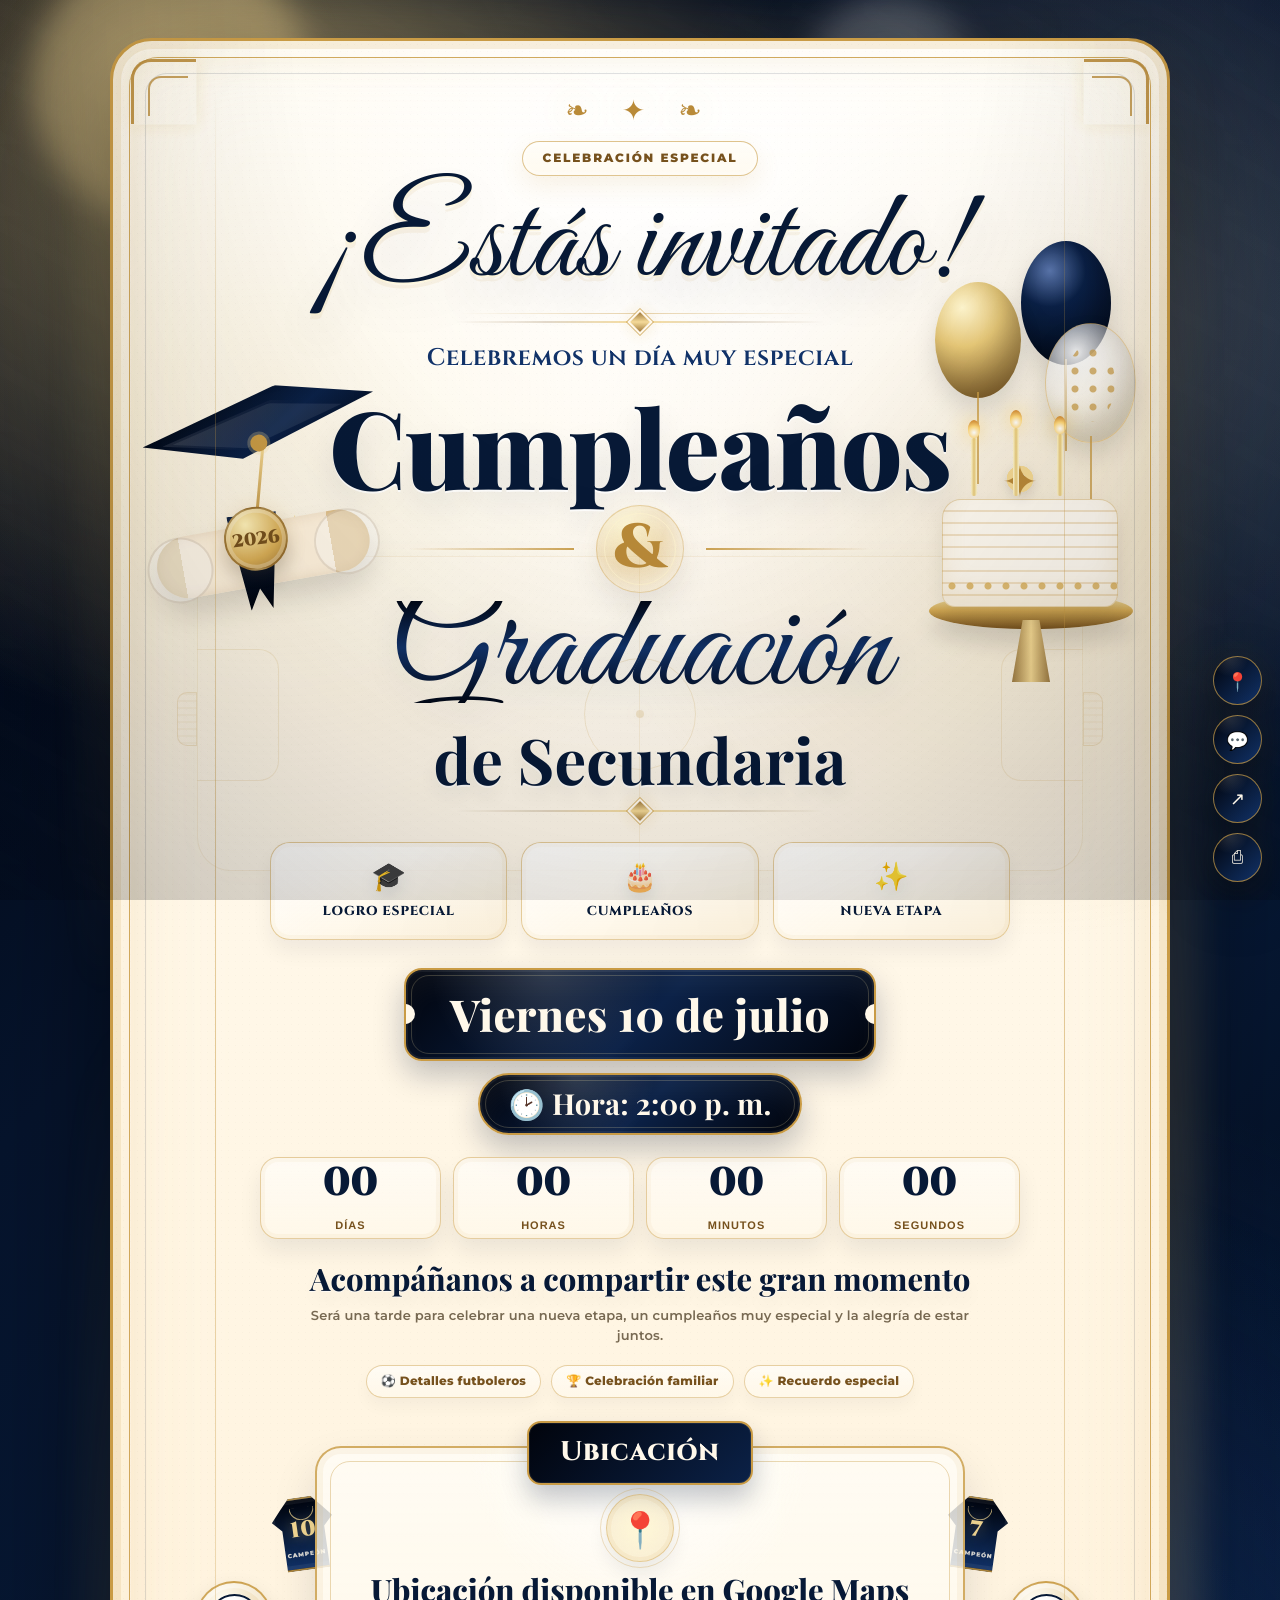
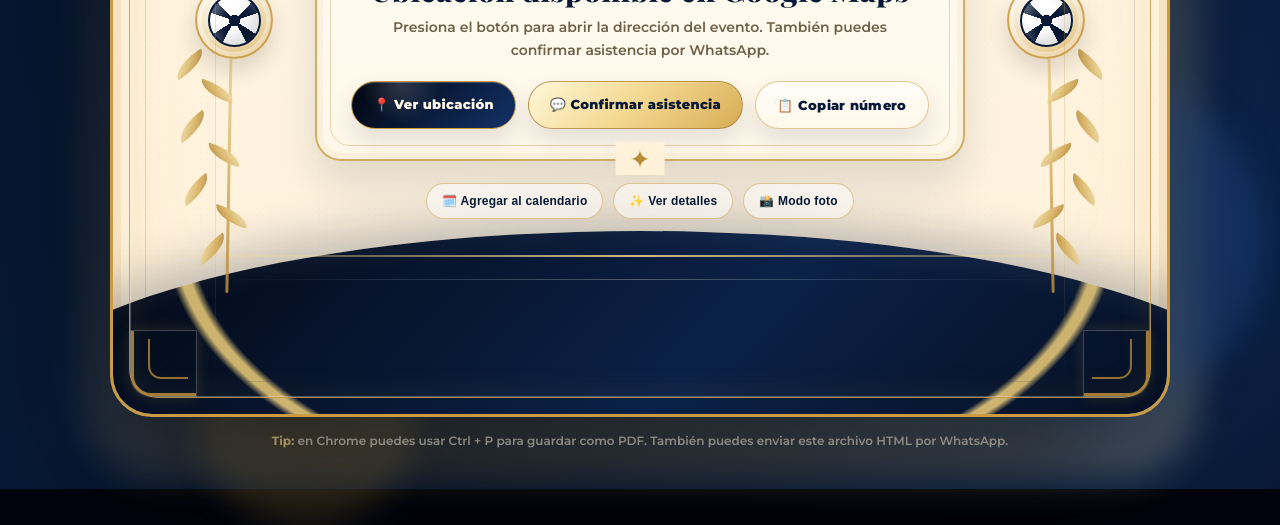
<file: Invitacion_conectada.html>
<!DOCTYPE html>
<html lang="es">
<head>
  <meta charset="UTF-8" />

  <meta
    name="viewport"
    content="width=device-width, initial-scale=1.0"
  />

  <meta
    name="theme-color"
    content="#071936"
  />

  <meta
    name="description"
    content="Invitación premium de cumpleaños y graduación de secundaria."
  />

  <title>
    Invitación Premium | Cumpleaños & Graduación
  </title>

  <link
    rel="preconnect"
    href="https://fonts.googleapis.com"
  />

  <link
    rel="preconnect"
    href="https://fonts.gstatic.com"
    crossorigin
  />

  <link
    href="https://fonts.googleapis.com/css2?family=Cinzel:wght@400;500;600;700;800;900&family=Great+Vibes&family=Playfair+Display:wght@400;500;600;700;800;900&family=Montserrat:wght@300;400;500;600;700;800;900&display=swap"
    rel="stylesheet"
  />

  <style>
    :root {
      --navy-1000: #01040c;
      --navy-950: #020816;
      --navy-900: #06142d;
      --navy-850: #071936;
      --navy-800: #0b2147;
      --navy-760: #0d2858;
      --navy-700: #113268;
      --navy-600: #1b4485;
      --navy-500: #2a5ca6;

      --gold-950: #4d320d;
      --gold-900: #76511d;
      --gold-850: #8a6428;
      --gold-800: #9b7130;
      --gold-700: #b98a38;
      --gold-650: #c2933e;
      --gold-600: #c99b45;
      --gold-500: #d8ad55;
      --gold-450: #e1bd67;
      --gold-400: #e8c978;
      --gold-300: #f4d892;
      --gold-250: #f7e0a1;
      --gold-200: #ffe8aa;
      --gold-100: #fff5d0;

      --cream-50: #fffdf7;
      --cream-80: #fffaf1;
      --cream-100: #fff8ea;
      --cream-150: #fff5e2;
      --cream-200: #fff2dc;
      --cream-300: #f7e4c4;
      --cream-400: #ebd0a2;

      --ink: #06142d;
      --muted: #6f6048;
      --muted-2: #8b7a5c;
      --white: #ffffff;

      --shadow-ambient: 0 36px 120px rgba(0, 0, 0, 0.52);
      --shadow-soft: 0 18px 45px rgba(7, 25, 54, 0.16);
      --shadow-card: 0 28px 76px rgba(7, 25, 54, 0.24);
      --shadow-gold: 0 0 35px rgba(216, 173, 85, 0.32);
      --shadow-navy: 0 24px 50px rgba(2, 8, 22, 0.28);

      --radius-xxl: 38px;
      --radius-xl: 30px;
      --radius-lg: 24px;
      --radius-md: 18px;
      --radius-sm: 12px;

      --font-script: "Great Vibes", cursive;
      --font-serif: "Playfair Display", serif;
      --font-cinzel: "Cinzel", serif;
      --font-sans: "Montserrat", sans-serif;

      --transition-smooth: 280ms ease;
      --transition-slow: 900ms cubic-bezier(0.19, 1, 0.22, 1);
    }

    * {
      box-sizing: border-box;
    }

    html {
      min-height: 100%;
      scroll-behavior: smooth;
    }

    body {
      margin: 0;
      min-height: 100vh;
      overflow-x: hidden;
      color: var(--ink);
      font-family: var(--font-serif);
      background:
        radial-gradient(
          circle at 18% 8%,
          rgba(244, 216, 146, 0.40),
          transparent 26%
        ),
        radial-gradient(
          circle at 84% 16%,
          rgba(255, 245, 208, 0.18),
          transparent 24%
        ),
        radial-gradient(
          circle at 78% 86%,
          rgba(17, 50, 104, 0.76),
          transparent 35%
        ),
        linear-gradient(
          135deg,
          var(--navy-1000),
          var(--navy-900) 34%,
          var(--navy-850) 62%,
          var(--navy-1000)
        );
    }

    body::before {
      content: "";
      position: fixed;
      inset: 0;
      pointer-events: none;
      opacity: 0.22;
      z-index: 0;
      background-image:
        linear-gradient(
          115deg,
          transparent 0%,
          transparent 38%,
          rgba(255, 255, 255, 0.20) 45%,
          transparent 53%,
          transparent 100%
        );
      transform: translateX(-120%);
      animation: cinematicSweep 10s ease-in-out infinite;
    }

    body::after {
      content: "";
      position: fixed;
      inset: 0;
      pointer-events: none;
      z-index: 0;
      opacity: 0.15;
      background:
        repeating-linear-gradient(
          90deg,
          rgba(255, 255, 255, 0.03) 0 1px,
          transparent 1px 80px
        ),
        repeating-linear-gradient(
          0deg,
          rgba(255, 255, 255, 0.025) 0 1px,
          transparent 1px 80px
        );
      mask-image:
        radial-gradient(
          circle at center,
          black 0 52%,
          transparent 78%
        );
    }

    @keyframes cinematicSweep {
      0% {
        transform: translateX(-120%);
      }

      38% {
        transform: translateX(130%);
      }

      100% {
        transform: translateX(130%);
      }
    }

    button,
    a {
      -webkit-tap-highlight-color: transparent;
    }

    a {
      color: inherit;
    }

    .page {
      position: relative;
      z-index: 1;
      min-height: 100vh;
      display: grid;
      place-items: center;
      padding: 38px 18px;
    }

    .stage {
      position: relative;
      width: min(1060px, 100%);
      perspective: 1800px;
    }

    .ambient {
      position: absolute;
      border-radius: 999px;
      pointer-events: none;
      filter: blur(16px);
      z-index: -1;
    }

    .ambient.one {
      width: 280px;
      height: 280px;
      top: -92px;
      left: -78px;
      background: rgba(244, 216, 146, 0.45);
    }

    .ambient.two {
      width: 340px;
      height: 340px;
      right: -92px;
      bottom: 40px;
      background: rgba(42, 92, 166, 0.34);
    }

    .ambient.three {
      width: 160px;
      height: 160px;
      right: 19%;
      top: -42px;
      background: rgba(255, 255, 255, 0.22);
    }

    .ambient.four {
      width: 220px;
      height: 220px;
      left: 8%;
      bottom: -74px;
      background: rgba(201, 155, 69, 0.20);
    }

    .invitation {
      position: relative;
      overflow: hidden;
      min-height: 1220px;
      padding: 58px 66px 48px;
      border-radius: var(--radius-xxl);
      color: var(--ink);
      background:
        radial-gradient(
          circle at 50% 6%,
          rgba(255, 255, 255, 0.98),
          transparent 34%
        ),
        radial-gradient(
          circle at 16% 21%,
          rgba(244, 216, 146, 0.22),
          transparent 27%
        ),
        radial-gradient(
          circle at 87% 23%,
          rgba(201, 155, 69, 0.20),
          transparent 26%
        ),
        linear-gradient(
          180deg,
          var(--cream-50),
          var(--cream-100) 38%,
          var(--cream-150) 72%,
          var(--cream-200)
        );
      border: 3px solid var(--gold-600);
      box-shadow:
        var(--shadow-ambient),
        inset 0 0 0 8px rgba(201, 155, 69, 0.15),
        inset 0 0 95px rgba(201, 155, 69, 0.13);
      transform-style: preserve-3d;
      transition: transform 500ms ease;
      isolation: isolate;
    }

    .invitation::before {
      content: "";
      position: absolute;
      inset: 18px;
      z-index: 5;
      pointer-events: none;
      border: 1px solid rgba(201, 155, 69, 0.82);
      border-radius: 29px;
    }

    .invitation::after {
      content: "";
      position: absolute;
      inset: 33px;
      z-index: 5;
      pointer-events: none;
      border: 1px solid rgba(7, 25, 54, 0.11);
      border-radius: 22px;
    }

    .paper-grain {
      position: absolute;
      inset: 0;
      z-index: 0;
      opacity: 0.23;
      pointer-events: none;
      background-image:
        radial-gradient(
          rgba(7, 25, 54, 0.10) 0 0.8px,
          transparent 1px
        );
      background-size: 7px 7px;
      mix-blend-mode: multiply;
    }

    .gold-noise {
      position: absolute;
      inset: 0;
      z-index: 1;
      pointer-events: none;
      opacity: 0.22;
      background-image:
        radial-gradient(
          circle at 10% 15%,
          rgba(201, 155, 69, 0.50) 0 1px,
          transparent 2px
        ),
        radial-gradient(
          circle at 80% 34%,
          rgba(201, 155, 69, 0.42) 0 1px,
          transparent 2px
        ),
        radial-gradient(
          circle at 37% 72%,
          rgba(201, 155, 69, 0.38) 0 1px,
          transparent 2px
        );
      background-size:
        52px 52px,
        73px 73px,
        91px 91px;
    }

    .card-foil {
      position: absolute;
      inset: 0;
      z-index: 1;
      pointer-events: none;
      opacity: 0.33;
      background:
        linear-gradient(
          115deg,
          transparent 0%,
          transparent 40%,
          rgba(255, 255, 255, 0.55) 48%,
          transparent 55%,
          transparent 100%
        );
      transform: translateX(-110%);
      animation: foilMove 9s ease-in-out infinite;
    }

    @keyframes foilMove {
      0% {
        transform: translateX(-110%);
      }

      44% {
        transform: translateX(120%);
      }

      100% {
        transform: translateX(120%);
      }
    }

    .corner {
      position: absolute;
      width: 92px;
      height: 92px;
      z-index: 7;
      pointer-events: none;
    }

    .corner::before,
    .corner::after {
      content: "";
      position: absolute;
      border-style: solid;
      border-color: var(--gold-700);
      opacity: 0.92;
    }

    .corner::before {
      width: 62px;
      height: 62px;
      border-width: 3px 0 0 3px;
      border-radius: 20px 0 0 0;
    }

    .corner::after {
      top: 17px;
      left: 17px;
      width: 38px;
      height: 38px;
      border-width: 2px 0 0 2px;
      border-radius: 13px 0 0 0;
    }

    .corner.top-left {
      top: 18px;
      left: 18px;
    }

    .corner.top-right {
      top: 18px;
      right: 18px;
      transform: rotate(90deg);
    }

    .corner.bottom-right {
      right: 18px;
      bottom: 18px;
      transform: rotate(180deg);
    }

    .corner.bottom-left {
      left: 18px;
      bottom: 18px;
      transform: rotate(270deg);
    }

    .royal-ribbon {
      position: absolute;
      left: -120px;
      right: -120px;
      bottom: -192px;
      height: 375px;
      z-index: 1;
      background:
        radial-gradient(
          ellipse at center top,
          transparent 0 49%,
          rgba(232, 201, 120, 0.88) 50% 51%,
          transparent 52%
        ),
        linear-gradient(
          135deg,
          var(--navy-1000),
          var(--navy-800) 50%,
          var(--navy-1000)
        );
      border-radius: 55% 55% 0 0;
      box-shadow:
        0 -18px 46px rgba(7, 25, 54, 0.25),
        inset 0 12px 24px rgba(255, 255, 255, 0.04);
    }

    .royal-ribbon::before {
      content: "";
      position: absolute;
      top: 24px;
      left: 96px;
      right: 96px;
      height: 2px;
      background:
        linear-gradient(
          90deg,
          transparent,
          rgba(244, 216, 146, 0.85),
          transparent
        );
    }

    .royal-ribbon::after {
      content: "";
      position: absolute;
      top: 48px;
      left: 18%;
      right: 18%;
      height: 1px;
      background:
        linear-gradient(
          90deg,
          transparent,
          rgba(255, 255, 255, 0.28),
          transparent
        );
    }

    .stadium-lines {
      position: absolute;
      left: 84px;
      right: 84px;
      top: 515px;
      height: 315px;
      z-index: 1;
      pointer-events: none;
      opacity: 0.33;
      border: 1px solid rgba(201, 155, 69, 0.35);
      border-radius: 34px;
      background:
        linear-gradient(
          90deg,
          transparent calc(50% - 0.5px),
          rgba(201, 155, 69, 0.34) calc(50% - 0.5px),
          rgba(201, 155, 69, 0.34) calc(50% + 0.5px),
          transparent calc(50% + 0.5px)
        );
      box-shadow:
        inset 0 0 0 1px rgba(255, 255, 255, 0.18),
        0 0 34px rgba(201, 155, 69, 0.06);
    }

    .stadium-lines .circle {
      position: absolute;
      top: 50%;
      left: 50%;
      width: 112px;
      height: 112px;
      transform: translate(-50%, -50%);
      border: 1px solid rgba(201, 155, 69, 0.52);
      border-radius: 999px;
    }

    .stadium-lines .dot {
      position: absolute;
      top: 50%;
      left: 50%;
      width: 8px;
      height: 8px;
      transform: translate(-50%, -50%);
      border-radius: 999px;
      background: rgba(201, 155, 69, 0.64);
      box-shadow: 0 0 18px rgba(216, 173, 85, 0.30);
    }

    .stadium-lines .box {
      position: absolute;
      top: 92px;
      width: 82px;
      height: 132px;
      border: 1px solid rgba(201, 155, 69, 0.46);
    }

    .stadium-lines .box.left {
      left: -1px;
      border-left: 0;
      border-radius: 0 20px 20px 0;
    }

    .stadium-lines .box.right {
      right: -1px;
      border-right: 0;
      border-radius: 20px 0 0 20px;
    }

    .stadium-lines .goal {
      position: absolute;
      top: 135px;
      width: 20px;
      height: 54px;
      border: 1px solid rgba(201, 155, 69, 0.58);
      background:
        repeating-linear-gradient(
          180deg,
          rgba(201, 155, 69, 0.18) 0 2px,
          transparent 2px 7px
        );
    }

    .stadium-lines .goal.left {
      left: -21px;
      border-radius: 10px 0 0 10px;
    }

    .stadium-lines .goal.right {
      right: -21px;
      border-radius: 0 10px 10px 0;
    }

    .content {
      position: relative;
      z-index: 4;
    }

    .ornament {
      margin: 0 auto 14px;
      text-align: center;
      color: var(--gold-700);
      font-family: var(--font-cinzel);
      font-size: 28px;
      line-height: 1;
      letter-spacing: 13px;
      text-shadow: var(--shadow-gold);
    }

    .eyebrow-wrap {
      text-align: center;
    }

    .eyebrow {
      display: inline-flex;
      align-items: center;
      justify-content: center;
      gap: 10px;
      margin: 0 auto 14px;
      padding: 9px 20px;
      border-radius: 999px;
      color: var(--gold-900);
      background:
        linear-gradient(
          180deg,
          rgba(255, 253, 247, 0.82),
          rgba(255, 248, 234, 0.68)
        );
      border: 1px solid rgba(201, 155, 69, 0.58);
      font-family: var(--font-sans);
      font-size: 12px;
      font-weight: 850;
      letter-spacing: 1.8px;
      text-transform: uppercase;
      box-shadow:
        0 10px 24px rgba(201, 155, 69, 0.13),
        inset 0 0 0 3px rgba(255, 255, 255, 0.22);
    }

    .headline {
      margin: 2px 0 7px;
      text-align: center;
      color: var(--navy-850);
      font-family: var(--font-script);
      font-size: clamp(74px, 10vw, 136px);
      font-weight: 400;
      line-height: 0.86;
      letter-spacing: 0.4px;
      text-shadow:
        0 3px 0 rgba(201, 155, 69, 0.18),
        0 18px 36px rgba(7, 25, 54, 0.10);
    }

    .divider {
      position: relative;
      width: min(370px, 78%);
      height: 1px;
      margin: 19px auto;
      background:
        linear-gradient(
          90deg,
          transparent,
          rgba(201, 155, 69, 0.95),
          transparent
        );
    }

    .divider::before {
      content: "";
      position: absolute;
      top: 50%;
      left: 50%;
      width: 12px;
      height: 12px;
      transform: translate(-50%, -50%) rotate(45deg);
      background: var(--gold-600);
      border: 2px solid var(--cream-100);
      box-shadow:
        0 0 0 1px rgba(201, 155, 69, 0.75),
        0 0 16px rgba(216, 173, 85, 0.28);
    }

    .subtitle {
      margin: 0;
      text-align: center;
      color: var(--navy-700);
      font-family: var(--font-cinzel);
      font-size: clamp(16px, 2.4vw, 24px);
      font-weight: 650;
      letter-spacing: 0.45px;
    }

    .main-title {
      max-width: 800px;
      margin: 22px auto 16px;
      text-align: center;
    }

    .main-title .word {
      display: block;
      color: var(--navy-850);
      text-wrap: balance;
    }

    .main-title .cumple {
      font-family: var(--font-serif);
      font-size: clamp(58px, 8.9vw, 108px);
      font-weight: 850;
      line-height: 0.94;
      letter-spacing: -1.1px;
    }

    .amp-line {
      display: flex;
      align-items: center;
      justify-content: center;
      gap: 22px;
      margin: 7px auto 1px;
    }

    .amp-line::before,
    .amp-line::after {
      content: "";
      width: min(165px, 23vw);
      height: 1px;
      background:
        linear-gradient(
          90deg,
          transparent,
          rgba(201, 155, 69, 0.92)
        );
    }

    .amp-line::after {
      background:
        linear-gradient(
          90deg,
          rgba(201, 155, 69, 0.92),
          transparent
        );
    }

    .amp {
      display: inline-grid;
      place-items: center;
      width: 88px;
      height: 88px;
      border-radius: 999px;
      color: var(--gold-700);
      font-family: var(--font-cinzel);
      font-size: 62px;
      font-weight: 800;
      background:
        radial-gradient(
          circle at 35% 25%,
          #fff8d6,
          rgba(216, 173, 85, 0.32) 44%,
          rgba(255, 248, 234, 0.1)
        );
      text-shadow: var(--shadow-gold);
    }

    .main-title .grad {
      margin-top: 8px;
      font-family: var(--font-script);
      font-size: clamp(78px, 11.1vw, 145px);
      font-weight: 400;
      line-height: 0.72;
    }

    .main-title .sec {
      margin-top: 25px;
      font-family: var(--font-serif);
      font-size: clamp(34px, 5.4vw, 63px);
      font-weight: 700;
      line-height: 1;
    }

    .visual {
      position: absolute;
      z-index: 2;
      pointer-events: none;
      user-select: none;
    }

    .graduation-visual {
      left: 20px;
      top: 345px;
      width: 270px;
      height: 255px;
      transform: rotate(-7deg);
    }

    .cap {
      position: absolute;
      top: 2px;
      left: 20px;
      width: 226px;
      height: 86px;
      transform: skewX(-22deg) rotate(-7deg);
      background:
        linear-gradient(
          145deg,
          var(--navy-1000),
          var(--navy-800) 56%,
          var(--navy-950)
        );
      clip-path: polygon(0 36%, 55% 0, 100% 36%, 46% 78%);
      filter: drop-shadow(0 23px 18px rgba(0, 0, 0, 0.18));
    }

    .cap::after {
      content: "";
      position: absolute;
      inset: 17px 30px;
      background: rgba(255, 255, 255, 0.08);
      clip-path: polygon(0 36%, 55% 0, 100% 36%, 46% 78%);
    }

    .cap-button {
      position: absolute;
      top: 48px;
      left: 126px;
      width: 17px;
      height: 17px;
      z-index: 2;
      border-radius: 999px;
      background: var(--gold-600);
      box-shadow: 0 0 0 3px rgba(244, 216, 146, 0.26);
    }

    .tassel-line {
      position: absolute;
      top: 58px;
      left: 137px;
      width: 3px;
      height: 88px;
      border-radius: 999px;
      transform: rotate(12deg);
      transform-origin: top;
      background:
        linear-gradient(
          var(--gold-300),
          var(--gold-700)
        );
    }

    .tassel {
      position: absolute;
      top: 132px;
      left: 148px;
      width: 26px;
      height: 57px;
      background:
        repeating-linear-gradient(
          90deg,
          var(--gold-300) 0 2px,
          var(--gold-700) 2px 4px
        );
      clip-path: polygon(50% 0, 95% 100%, 5% 100%);
      filter: drop-shadow(0 6px 8px rgba(0, 0, 0, 0.18));
    }

    .diploma {
      position: absolute;
      top: 136px;
      left: 18px;
      width: 215px;
      height: 62px;
      border-radius: 999px;
      transform: rotate(-3deg);
      background:
        linear-gradient(
          90deg,
          #e8d3a8 0 12%,
          #fff2dc 12% 82%,
          #e7c995 82% 100%
        );
      box-shadow:
        inset 0 0 13px rgba(118, 81, 29, 0.15),
        0 17px 28px rgba(0, 0, 0, 0.13);
    }

    .diploma::before,
    .diploma::after {
      content: "";
      position: absolute;
      top: 0;
      width: 62px;
      height: 62px;
      border-radius: 999px;
      background: rgba(255, 255, 255, 0.36);
      border: 2px solid rgba(118, 81, 29, 0.14);
    }

    .diploma::before {
      left: -10px;
    }

    .diploma::after {
      right: -10px;
    }

    .diploma-ribbon {
      position: absolute;
      top: 126px;
      left: 93px;
      z-index: 2;
      width: 50px;
      height: 96px;
      background:
        linear-gradient(
          180deg,
          var(--navy-800),
          var(--navy-1000)
        );
      clip-path: polygon(0 0, 100% 0, 72% 100%, 50% 78%, 28% 100%);
      box-shadow: 0 10px 22px rgba(7, 25, 54, 0.25);
    }

    .seal {
      position: absolute;
      top: 119px;
      left: 88px;
      z-index: 3;
      width: 64px;
      height: 64px;
      display: grid;
      place-items: center;
      border-radius: 999px;
      color: var(--gold-900);
      font-family: var(--font-cinzel);
      font-size: 18px;
      font-weight: 900;
      background:
        radial-gradient(
          circle at 35% 25%,
          #fff1b9,
          var(--gold-500) 60%,
          var(--gold-800)
        );
      border: 2px solid rgba(118, 81, 29, 0.5);
      box-shadow:
        inset 0 0 0 4px rgba(255, 255, 255, 0.24),
        0 10px 16px rgba(0, 0, 0, 0.18);
    }

    .party-visual {
      right: 24px;
      top: 284px;
      width: 270px;
      height: 320px;
    }

    .balloon {
      position: absolute;
      border-radius: 50%;
      box-shadow:
        inset -12px -18px 28px rgba(0, 0, 0, 0.16),
        0 12px 25px rgba(0, 0, 0, 0.12);
    }

    .balloon::after {
      content: "";
      position: absolute;
      left: 50%;
      bottom: -86px;
      width: 2px;
      height: 92px;
      transform: translateX(-50%);
      background: rgba(201, 155, 69, 0.76);
    }

    .balloon.navy {
      top: -84px;
      right: 32px;
      width: 90px;
      height: 124px;
      background:
        radial-gradient(
          circle at 32% 24%,
          #5a76ad,
          var(--navy-800) 32%,
          var(--navy-1000)
        );
    }

    .balloon.gold {
      top: -43px;
      right: 122px;
      width: 86px;
      height: 116px;
      background:
        radial-gradient(
          circle at 32% 22%,
          #fff6cf,
          var(--gold-400) 36%,
          var(--gold-900)
        );
    }

    .balloon.clear {
      top: -2px;
      right: 7px;
      width: 91px;
      height: 120px;
      border: 1px solid rgba(201, 155, 69, 0.45);
      background:
        radial-gradient(
          circle at 34% 24%,
          rgba(255, 255, 255, 0.95),
          rgba(255, 255, 255, 0.45) 38%,
          rgba(244, 216, 146, 0.24)
        );
    }

    .balloon.clear::before {
      content: "";
      position: absolute;
      inset: 20px;
      border-radius: inherit;
      opacity: 0.72;
      background-image:
        radial-gradient(
          circle,
          var(--gold-600) 0 3px,
          transparent 4px
        );
      background-size: 18px 18px;
    }

    .cake-stand {
      position: absolute;
      right: 10px;
      bottom: 16px;
      width: 204px;
      height: 36px;
      border-radius: 50%;
      background:
        linear-gradient(
          180deg,
          #fff3c0,
          var(--gold-500) 48%,
          var(--gold-900)
        );
      box-shadow: 0 16px 20px rgba(0, 0, 0, 0.12);
    }

    .cake-stand::after {
      content: "";
      position: absolute;
      top: 27px;
      left: 50%;
      width: 56px;
      height: 62px;
      transform: translateX(-50%);
      background:
        linear-gradient(
          90deg,
          var(--gold-900),
          var(--gold-300),
          var(--gold-900)
        );
      clip-path: polygon(35% 0, 65% 0, 84% 100%, 16% 100%);
    }

    .cake {
      position: absolute;
      right: 25px;
      bottom: 38px;
      width: 176px;
      height: 108px;
      border-radius: 19px 19px 13px 13px;
      border: 1px solid rgba(201, 155, 69, 0.4);
      background:
        repeating-linear-gradient(
          180deg,
          #fffaf0 0 10px,
          #f2e1c5 10px 12px
        );
      box-shadow:
        inset 0 -18px 24px rgba(201, 155, 69, 0.14),
        0 10px 20px rgba(0, 0, 0, 0.08);
    }

    .cake::after {
      content: "";
      position: absolute;
      left: 0;
      right: 0;
      bottom: 9px;
      height: 20px;
      opacity: 0.8;
      background-image:
        radial-gradient(
          circle,
          var(--gold-500) 0 3px,
          transparent 4px
        );
      background-size: 18px 18px;
    }

    .cake-flower {
      position: absolute;
      right: 94px;
      bottom: 137px;
      width: 58px;
      height: 58px;
      border-radius: 999px;
      background:
        radial-gradient(
          circle,
          #fff9df 0 14%,
          var(--gold-300) 15% 32%,
          transparent 33%
        );
      filter: drop-shadow(0 4px 6px rgba(0, 0, 0, 0.12));
    }

    .cake-flower::before {
      content: "✦";
      position: absolute;
      inset: 0;
      display: grid;
      place-items: center;
      color: var(--gold-700);
      font-size: 44px;
    }

    .candle {
      position: absolute;
      bottom: 149px;
      width: 6px;
      height: 62px;
      border-radius: 999px;
      background:
        linear-gradient(
          90deg,
          #fff7d2,
          var(--gold-400),
          #fff7d2
        );
    }

    .candle::before {
      content: "";
      position: absolute;
      left: 50%;
      top: -18px;
      width: 12px;
      height: 18px;
      transform: translateX(-50%);
      border-radius: 50% 50% 45% 45%;
      background:
        radial-gradient(
          circle at 50% 70%,
          #fff,
          #ffd87a 45%,
          #c7771f
        );
      filter: drop-shadow(0 0 10px rgba(255, 209, 90, 0.80));
      animation: flame 1.8s ease-in-out infinite;
    }

    .candle.one {
      right: 80px;
    }

    .candle.two {
      right: 124px;
      height: 68px;
    }

    .candle.three {
      right: 166px;
      height: 58px;
    }

    @keyframes flame {
      0%,
      100% {
        transform: translateX(-50%) scale(1) rotate(-3deg);
      }

      50% {
        transform: translateX(-50%) scale(1.12) rotate(4deg);
      }
    }

    .soccer-medal {
      position: absolute;
      z-index: 4;
      display: grid;
      place-items: center;
      width: 78px;
      height: 78px;
      border-radius: 999px;
      background:
        radial-gradient(
          circle at 35% 25%,
          #fffdf4,
          #f0dfbd 52%,
          var(--gold-500)
        );
      border: 2px solid rgba(201, 155, 69, 0.86);
      box-shadow:
        inset 0 0 0 5px rgba(255, 255, 255, 0.36),
        0 12px 24px rgba(0, 0, 0, 0.14);
    }

    .soccer-medal.left {
      left: 82px;
      bottom: 355px;
    }

    .soccer-medal.right {
      right: 82px;
      bottom: 355px;
    }

    .soccer-ball {
      width: 53px;
      height: 53px;
      border-radius: 999px;
      border: 2px solid var(--navy-850);
      background:
        radial-gradient(
          circle at center,
          var(--navy-850) 0 16%,
          transparent 17%
        ),
        conic-gradient(
          from 0deg,
          #fff 0 12%,
          var(--navy-850) 12% 20%,
          #fff 20% 34%,
          var(--navy-850) 34% 42%,
          #fff 42% 58%,
          var(--navy-850) 58% 66%,
          #fff 66% 80%,
          var(--navy-850) 80% 88%,
          #fff 88% 100%
        );
      box-shadow: inset -6px -8px 12px rgba(0, 0, 0, 0.10);
    }

    .jersey {
      position: absolute;
      z-index: 3;
      width: 66px;
      height: 73px;
      display: grid;
      place-items: center;
      color: var(--gold-300);
      font-family: var(--font-cinzel);
      font-size: 22px;
      font-weight: 900;
      letter-spacing: 1px;
      background:
        linear-gradient(
          180deg,
          var(--navy-1000),
          var(--navy-700)
        );
      border: 2px solid rgba(201, 155, 69, 0.86);
      clip-path: polygon(
        18% 15%,
        33% 0,
        67% 0,
        82% 15%,
        96% 30%,
        82% 43%,
        82% 100%,
        18% 100%,
        18% 43%,
        4% 30%
      );
      box-shadow:
        inset 0 0 0 4px rgba(255, 255, 255, 0.06),
        0 14px 26px rgba(7, 25, 54, 0.18),
        0 0 24px rgba(201, 155, 69, 0.14);
      pointer-events: none;
    }

    .jersey::before {
      content: "";
      position: absolute;
      top: 8px;
      width: 23px;
      height: 12px;
      border: 1px solid rgba(244, 216, 146, 0.72);
      border-top: 0;
      border-radius: 0 0 999px 999px;
    }

    .jersey::after {
      content: "CAMPEÓN";
      position: absolute;
      bottom: 10px;
      left: 50%;
      transform: translateX(-50%);
      color: rgba(255, 248, 234, 0.84);
      font-family: var(--font-sans);
      font-size: 6px;
      font-weight: 900;
      letter-spacing: 0.8px;
    }

    .jersey span {
      transform: translateY(-3px);
      text-shadow: 0 0 14px rgba(244, 216, 146, 0.40);
    }

    .jersey.left {
      left: 158px;
      bottom: 444px;
      transform: rotate(-8deg);
    }

    .jersey.right {
      right: 158px;
      bottom: 444px;
      transform: rotate(8deg);
    }

    .mini-ball {
      position: absolute;
      width: 38px;
      height: 38px;
      border-radius: 999px;
      border: 1px solid rgba(201, 155, 69, 0.72);
      opacity: 0.18;
      z-index: 1;
      pointer-events: none;
      background:
        radial-gradient(
          circle at center,
          var(--navy-950) 0 17%,
          transparent 18%
        ),
        conic-gradient(
          #fff 0 10%,
          var(--navy-950) 10% 19%,
          #fff 19% 31%,
          var(--navy-950) 31% 40%,
          #fff 40% 55%,
          var(--navy-950) 55% 64%,
          #fff 64% 78%,
          var(--navy-950) 78% 87%,
          #fff 87% 100%
        );
      animation: drift 11s ease-in-out infinite;
    }

    .mini-ball.one {
      top: 23%;
      left: 5%;
      animation-delay: 0s;
    }

    .mini-ball.two {
      top: 17%;
      right: 6%;
      animation-delay: 2s;
    }

    .mini-ball.three {
      bottom: 18%;
      left: 45%;
      animation-delay: 4s;
    }

    @keyframes drift {
      0%,
      100% {
        transform: translateY(0) rotate(0deg);
      }

      50% {
        transform: translateY(-18px) rotate(18deg);
      }
    }

    .sparkles {
      position: absolute;
      inset: 0;
      z-index: 2;
      pointer-events: none;
      overflow: hidden;
    }

    .spark {
      position: absolute;
      width: 6px;
      height: 6px;
      border-radius: 999px;
      background: var(--gold-400);
      box-shadow:
        0 0 16px rgba(216, 173, 85, 0.85),
        0 0 30px rgba(255, 255, 255, 0.6);
      opacity: 0.8;
      animation: twinkle 3.8s ease-in-out infinite;
    }

    .spark.s1 { top: 8%; left: 8%; animation-delay: 0.2s; }
    .spark.s2 { top: 14%; right: 13%; animation-delay: 1.1s; }
    .spark.s3 { top: 35%; left: 7%; animation-delay: 2.0s; }
    .spark.s4 { top: 42%; right: 5%; animation-delay: 0.7s; }
    .spark.s5 { bottom: 26%; left: 18%; animation-delay: 1.8s; }
    .spark.s6 { bottom: 18%; right: 19%; animation-delay: 2.6s; }
    .spark.s7 { top: 61%; left: 48%; animation-delay: 0.4s; }
    .spark.s8 { top: 3%; left: 57%; animation-delay: 2.2s; }

    @keyframes twinkle {
      0%,
      100% {
        transform: scale(0.55);
        opacity: 0.28;
      }

      45% {
        transform: scale(1.45);
        opacity: 1;
      }
    }

    .confetti {
      position: absolute;
      width: 9px;
      height: 9px;
      background: var(--gold-500);
      opacity: 0.72;
      transform: rotate(45deg);
      animation: floatConfetti 8s ease-in-out infinite;
    }

    .confetti.c1 { top: 13%; left: 12%; animation-delay: 0s; }
    .confetti.c2 { top: 19%; left: 5%; animation-delay: 1s; }
    .confetti.c3 { top: 28%; right: 9%; animation-delay: 2s; }
    .confetti.c4 { bottom: 31%; right: 7%; animation-delay: 0.5s; }
    .confetti.c5 { bottom: 22%; left: 9%; animation-delay: 1.8s; }
    .confetti.c6 { top: 52%; left: 4%; animation-delay: 3s; }
    .confetti.c7 { top: 67%; right: 8%; animation-delay: 1.4s; }

    @keyframes floatConfetti {
      0%,
      100% {
        transform: translateY(0) rotate(45deg);
      }

      50% {
        transform: translateY(-18px) rotate(135deg);
      }
    }

    .detail-grid {
      display: grid;
      grid-template-columns: repeat(3, minmax(0, 1fr));
      gap: 14px;
      max-width: 740px;
      margin: 30px auto 12px;
    }

    .detail-card {
      position: relative;
      min-height: 98px;
      display: grid;
      place-items: center;
      padding: 16px 12px;
      text-align: center;
      border-radius: 20px;
      color: var(--navy-850);
      background:
        linear-gradient(
          180deg,
          rgba(255, 255, 255, 0.66),
          rgba(255, 248, 234, 0.82)
        );
      border: 1px solid rgba(201, 155, 69, 0.44);
      box-shadow:
        inset 0 0 0 4px rgba(201, 155, 69, 0.06),
        0 12px 20px rgba(7, 25, 54, 0.06);
      overflow: hidden;
    }

    .detail-card::before {
      content: "";
      position: absolute;
      inset: -1px;
      background:
        linear-gradient(
          135deg,
          rgba(255, 255, 255, 0.8),
          transparent 45%,
          rgba(201, 155, 69, 0.18)
        );
      opacity: 0.65;
      pointer-events: none;
    }

    .detail-card .icon {
      position: relative;
      z-index: 1;
      font-size: 28px;
      line-height: 1;
      margin-bottom: 7px;
    }

    .detail-card strong {
      position: relative;
      z-index: 1;
      display: block;
      font-family: var(--font-cinzel);
      font-size: 13px;
      font-weight: 800;
      letter-spacing: 0.75px;
      text-transform: uppercase;
    }

    .info {
      display: grid;
      justify-items: center;
      gap: 12px;
      margin: 28px auto 18px;
      text-align: center;
    }

    .date-badge,
    .time-badge {
      position: relative;
      display: inline-flex;
      align-items: center;
      justify-content: center;
      gap: 12px;
      color: var(--cream-100);
      background:
        linear-gradient(
          135deg,
          var(--navy-1000),
          var(--navy-800) 56%,
          var(--navy-1000)
        );
      border: 2px solid var(--gold-600);
      box-shadow:
        0 12px 26px rgba(7, 25, 54, 0.24),
        inset 0 0 0 2px rgba(255, 255, 255, 0.05);
      overflow: hidden;
    }

    .date-badge::after,
    .time-badge::after {
      content: "";
      position: absolute;
      inset: 0;
      background:
        linear-gradient(
          110deg,
          transparent,
          rgba(255, 255, 255, 0.16),
          transparent
        );
      transform: translateX(-120%);
      animation: badgeShine 7s ease-in-out infinite;
    }

    @keyframes badgeShine {
      0% {
        transform: translateX(-120%);
      }

      45% {
        transform: translateX(120%);
      }

      100% {
        transform: translateX(120%);
      }
    }

    .date-badge {
      padding: 15px 44px;
      border-radius: 18px;
      font-family: var(--font-serif);
      font-size: clamp(26px, 4.2vw, 44px);
      font-weight: 800;
      letter-spacing: 0.4px;
    }

    .time-badge {
      padding: 10px 29px;
      border-radius: 999px;
      font-family: var(--font-serif);
      font-size: clamp(18px, 2.8vw, 29px);
      font-weight: 700;
    }

    .date-badge .cut,
    .time-badge .cut {
      position: absolute;
      top: 50%;
      width: 20px;
      height: 20px;
      transform: translateY(-50%);
      border-radius: 999px;
      background: var(--cream-100);
      z-index: 2;
    }

    .date-badge .cut.left {
      left: -11px;
    }

    .date-badge .cut.right {
      right: -11px;
    }

    .main-message {
      max-width: 760px;
      margin: 20px auto 6px;
      text-align: center;
      color: var(--navy-850);
      font-family: var(--font-serif);
      font-size: clamp(18px, 3vw, 31px);
      font-weight: 750;
      line-height: 1.25;
      text-wrap: balance;
    }

    .warm-note {
      max-width: 660px;
      margin: 8px auto 0;
      text-align: center;
      color: var(--muted);
      font-family: var(--font-sans);
      font-size: 13px;
      font-weight: 600;
      line-height: 1.58;
      letter-spacing: 0.2px;
    }

    .highlight-row {
      display: flex;
      flex-wrap: wrap;
      justify-content: center;
      gap: 10px;
      max-width: 720px;
      margin: 18px auto 0;
    }

    .highlight-pill {
      display: inline-flex;
      align-items: center;
      gap: 8px;
      padding: 8px 14px;
      border-radius: 999px;
      color: var(--gold-900);
      background: rgba(255, 255, 255, 0.48);
      border: 1px solid rgba(201, 155, 69, 0.34);
      font-family: var(--font-sans);
      font-size: 12px;
      font-weight: 800;
      letter-spacing: 0.25px;
      box-shadow: 0 8px 16px rgba(7, 25, 54, 0.04);
    }

    .location-card {
      position: relative;
      max-width: 650px;
      margin: 48px auto 22px;
      padding: 46px 34px 30px;
      text-align: center;
      border-radius: 26px;
      background:
        linear-gradient(
          180deg,
          rgba(255, 253, 247, 0.76),
          rgba(255, 248, 234, 0.86)
        );
      border: 2px solid rgba(201, 155, 69, 0.78);
      box-shadow:
        inset 0 0 0 6px rgba(201, 155, 69, 0.08),
        0 18px 40px rgba(7, 25, 54, 0.10);
    }

    .location-card::before {
      content: "";
      position: absolute;
      inset: 13px;
      border-radius: 20px;
      border: 1px solid rgba(201, 155, 69, 0.32);
      pointer-events: none;
    }

    .location-card::after {
      content: "✦";
      position: absolute;
      left: 50%;
      bottom: -16px;
      transform: translateX(-50%);
      padding: 0 14px;
      color: var(--gold-700);
      background: var(--cream-200);
      font-size: 25px;
    }

    .location-label {
      position: absolute;
      top: -27px;
      left: 50%;
      transform: translateX(-50%);
      min-width: 226px;
      padding: 12px 28px;
      border-radius: 14px;
      color: var(--cream-100);
      background:
        linear-gradient(
          135deg,
          var(--navy-1000),
          var(--navy-800)
        );
      border: 2px solid var(--gold-600);
      font-family: var(--font-cinzel);
      font-size: 27px;
      font-weight: 800;
      letter-spacing: 0.55px;
      box-shadow: 0 12px 24px rgba(7, 25, 54, 0.22);
    }

    .location-icon {
      width: 68px;
      height: 68px;
      display: grid;
      place-items: center;
      margin: 0 auto 10px;
      border-radius: 999px;
      color: var(--gold-700);
      font-size: 35px;
      background:
        radial-gradient(
          circle,
          #fff7d6,
          rgba(216, 173, 85, 0.20)
        );
      border: 1px solid rgba(201, 155, 69, 0.44);
    }

    .location-title {
      margin: 10px 0 9px;
      color: var(--navy-850);
      font-family: var(--font-serif);
      font-size: clamp(21px, 3vw, 31px);
      font-weight: 800;
      line-height: 1.15;
    }

    .location-text {
      max-width: 500px;
      margin: 0 auto 20px;
      color: var(--muted);
      font-family: var(--font-sans);
      font-size: 14px;
      font-weight: 600;
      line-height: 1.6;
    }

    .button-row {
      display: flex;
      flex-wrap: wrap;
      justify-content: center;
      gap: 12px;
      margin-top: 18px;
    }

    .btn {
      appearance: none;
      position: relative;
      min-height: 48px;
      display: inline-flex;
      align-items: center;
      justify-content: center;
      gap: 10px;
      padding: 13px 21px;
      border: 0;
      border-radius: 999px;
      font-family: var(--font-sans);
      font-size: 13px;
      font-weight: 850;
      letter-spacing: 0.3px;
      text-decoration: none;
      cursor: pointer;
      overflow: hidden;
      transition:
        transform var(--transition-smooth),
        box-shadow var(--transition-smooth),
        filter var(--transition-smooth);
    }

    .btn::before {
      content: "";
      position: absolute;
      inset: 0;
      background:
        linear-gradient(
          110deg,
          transparent,
          rgba(255, 255, 255, 0.22),
          transparent
        );
      transform: translateX(-125%);
      transition: transform 600ms ease;
    }

    .btn:hover {
      transform: translateY(-3px);
      box-shadow: 0 14px 28px rgba(7, 25, 54, 0.18);
      filter: brightness(1.03);
    }

    .btn:hover::before {
      transform: translateX(125%);
    }

    .btn:active {
      transform: translateY(-1px);
    }

    .btn.primary {
      color: var(--cream-100);
      background:
        linear-gradient(
          135deg,
          var(--navy-1000),
          var(--navy-700)
        );
      border: 1px solid var(--gold-600);
    }

    .btn.secondary {
      color: var(--navy-850);
      background:
        linear-gradient(
          135deg,
          #fff8d8,
          var(--gold-300)
        );
      border: 1px solid rgba(155, 113, 48, 0.66);
    }

    .btn.ghost {
      color: var(--navy-850);
      background: rgba(255, 255, 255, 0.56);
      border: 1px solid rgba(201, 155, 69, 0.54);
    }

    .rsvp {
      position: relative;
      display: grid;
      grid-template-columns: auto 1fr;
      gap: 15px;
      align-items: center;
      max-width: 690px;
      margin: 32px auto 0;
      padding: 16px 22px;
      border-radius: 999px;
      color: var(--navy-850);
      background: rgba(255, 255, 255, 0.56);
      border: 1px solid rgba(201, 155, 69, 0.58);
      box-shadow: 0 12px 24px rgba(7, 25, 54, 0.06);
    }

    .rsvp-icon {
      width: 44px;
      height: 44px;
      display: grid;
      place-items: center;
      border-radius: 999px;
      color: var(--gold-300);
      background:
        linear-gradient(
          135deg,
          var(--navy-1000),
          var(--navy-800)
        );
      border: 1px solid var(--gold-600);
      font-size: 19px;
      box-shadow: var(--shadow-gold);
    }

    .rsvp p {
      margin: 0;
      font-family: var(--font-serif);
      font-size: clamp(16px, 2.2vw, 23px);
      font-weight: 750;
      line-height: 1.25;
    }

    .rsvp strong {
      color: var(--navy-1000);
      font-family: var(--font-cinzel);
      font-weight: 900;
      letter-spacing: 0.8px;
    }

    .closing {
      display: flex;
      flex-wrap: wrap;
      justify-content: center;
      gap: 10px 16px;
      margin: 22px auto 0;
      color: rgba(7, 25, 54, 0.78);
      font-family: var(--font-sans);
      font-size: 12px;
      font-weight: 800;
      text-align: center;
    }

    .closing span {
      display: inline-flex;
      align-items: center;
      gap: 7px;
    }

    .side-leaves {
      position: absolute;
      bottom: 120px;
      width: 140px;
      height: 260px;
      z-index: 2;
      opacity: 0.86;
      pointer-events: none;
    }

    .side-leaves.left {
      left: 28px;
      transform: rotate(-7deg);
    }

    .side-leaves.right {
      right: 28px;
      transform: scaleX(-1) rotate(-7deg);
    }

    .stem {
      position: absolute;
      left: 50%;
      bottom: 0;
      width: 3px;
      height: 245px;
      transform: translateX(-50%) rotate(8deg);
      transform-origin: bottom;
      border-radius: 999px;
      background:
        linear-gradient(
          var(--gold-300),
          var(--gold-700)
        );
    }

    .leaf {
      position: absolute;
      width: 36px;
      height: 15px;
      border-radius: 100% 0 100% 0;
      background:
        linear-gradient(
          135deg,
          #fff0b8,
          var(--gold-600)
        );
      box-shadow: inset -5px -2px 8px rgba(118, 81, 29, 0.12);
    }

    .leaf.l1 { bottom: 38px; left: 43px; transform: rotate(-28deg); }
    .leaf.l2 { bottom: 68px; left: 66px; transform: rotate(24deg) scaleX(-1); }
    .leaf.l3 { bottom: 99px; left: 34px; transform: rotate(-30deg); }
    .leaf.l4 { bottom: 130px; left: 66px; transform: rotate(24deg) scaleX(-1); }
    .leaf.l5 { bottom: 162px; left: 38px; transform: rotate(-29deg); }
    .leaf.l6 { bottom: 194px; left: 67px; transform: rotate(24deg) scaleX(-1); }
    .leaf.l7 { bottom: 224px; left: 43px; transform: rotate(-25deg); }

    .toolbar {
      position: fixed;
      right: 18px;
      bottom: 18px;
      z-index: 30;
      display: grid;
      gap: 10px;
    }

    .toolbar a,
    .toolbar button {
      width: 49px;
      height: 49px;
      display: grid;
      place-items: center;
      border-radius: 999px;
      color: var(--cream-100);
      background:
        linear-gradient(
          135deg,
          var(--navy-1000),
          var(--navy-700)
        );
      border: 1px solid var(--gold-600);
      box-shadow: 0 12px 25px rgba(0, 0, 0, 0.24);
      cursor: pointer;
      text-decoration: none;
      font-size: 18px;
      transition:
        transform var(--transition-smooth),
        filter var(--transition-smooth);
    }

    .toolbar a:hover,
    .toolbar button:hover {
      transform: translateY(-3px);
      filter: brightness(1.08);
    }

    .toast {
      position: fixed;
      left: 50%;
      bottom: 22px;
      z-index: 40;
      max-width: min(520px, calc(100% - 32px));
      padding: 13px 17px;
      border-radius: 999px;
      color: var(--cream-100);
      background:
        linear-gradient(
          135deg,
          var(--navy-1000),
          var(--navy-700)
        );
      border: 1px solid var(--gold-600);
      box-shadow: 0 18px 34px rgba(0, 0, 0, 0.28);
      font-family: var(--font-sans);
      font-size: 13px;
      font-weight: 750;
      text-align: center;
      opacity: 0;
      pointer-events: none;
      transform: translateX(-50%) translateY(84px);
      transition:
        transform 350ms ease,
        opacity 350ms ease;
    }

    .toast.show {
      opacity: 1;
      transform: translateX(-50%) translateY(0);
    }

    .outside-note {
      max-width: 760px;
      margin: 15px auto 0;
      text-align: center;
      color: rgba(255, 248, 234, 0.78);
      font-family: var(--font-sans);
      font-size: 12px;
      font-weight: 600;
      line-height: 1.6;
    }

    .outside-note strong {
      color: var(--gold-300);
    }

    @media (prefers-reduced-motion: reduce) {
      *,
      *::before,
      *::after {
        animation-duration: 1ms !important;
        animation-iteration-count: 1 !important;
        scroll-behavior: auto !important;
        transition-duration: 1ms !important;
      }
    }

    @media (max-width: 980px) {
      .invitation {
        min-height: auto;
        padding: 46px 36px 40px;
      }

      .graduation-visual,
      .party-visual {
        opacity: 0.30;
        transform: scale(0.93);
      }

      .graduation-visual {
        left: -30px;
        top: 350px;
      }

      .party-visual {
        right: -40px;
        top: 315px;
      }

      .detail-grid {
        max-width: 460px;
        grid-template-columns: 1fr;
      }

      .stadium-lines {
        left: 48px;
        right: 48px;
        top: 525px;
        height: 290px;
        opacity: 0.23;
      }

      .jersey {
        opacity: 0.76;
      }

      .jersey.left {
        left: 96px;
        bottom: 430px;
      }

      .jersey.right {
        right: 96px;
        bottom: 430px;
      }

      .soccer-medal.left {
        left: 32px;
        bottom: 370px;
      }

      .soccer-medal.right {
        right: 32px;
        bottom: 370px;
      }

      .side-leaves {
        opacity: 0.42;
      }
    }

    @media (max-width: 720px) {
      .page {
        padding: 16px 10px;
      }

      .invitation {
        padding: 36px 18px 34px;
        border-radius: 24px;
      }

      .invitation::before {
        inset: 10px;
        border-radius: 18px;
      }

      .invitation::after {
        display: none;
      }

      .corner {
        width: 70px;
        height: 70px;
      }

      .ornament {
        font-size: 20px;
        letter-spacing: 8px;
      }

      .eyebrow {
        max-width: 90%;
        font-size: 10px;
        padding: 7px 12px;
        letter-spacing: 1.2px;
      }

      .headline {
        font-size: clamp(58px, 17vw, 88px);
        line-height: 0.94;
      }

      .main-title .cumple {
        font-size: clamp(46px, 14vw, 76px);
      }

      .amp {
        width: 64px;
        height: 64px;
        font-size: 44px;
      }

      .main-title .grad {
        font-size: clamp(58px, 18vw, 96px);
      }

      .main-title .sec {
        font-size: clamp(28px, 9vw, 44px);
      }

      .graduation-visual,
      .party-visual {
        opacity: 0.15;
      }

      .graduation-visual {
        left: -95px;
        top: 300px;
      }

      .party-visual {
        right: -100px;
        top: 292px;
      }

      .stadium-lines,
      .jersey {
        display: none;
      }

      .soccer-medal {
        width: 58px;
        height: 58px;
      }

      .soccer-ball {
        width: 39px;
        height: 39px;
      }

      .soccer-medal.left {
        left: 18px;
        bottom: 388px;
      }

      .soccer-medal.right {
        right: 18px;
        bottom: 388px;
      }

      .date-badge {
        width: 100%;
        padding: 13px 22px;
      }

      .time-badge {
        width: 100%;
        padding: 10px 18px;
      }

      .main-message {
        font-size: 20px;
      }

      .highlight-row {
        gap: 8px;
      }

      .highlight-pill {
        font-size: 11px;
      }

      .location-card {
        margin-top: 44px;
        padding: 42px 18px 26px;
      }

      .location-label {
        min-width: 190px;
        font-size: 22px;
        padding: 10px 20px;
      }

      .button-row {
        display: grid;
      }

      .btn {
        width: 100%;
      }

      .rsvp {
        grid-template-columns: 1fr;
        justify-items: center;
        text-align: center;
        border-radius: 24px;
      }

      .closing {
        display: none;
      }

      .toolbar {
        right: 12px;
        bottom: 12px;
      }

      .toolbar a,
      .toolbar button {
        width: 44px;
        height: 44px;
      }
    }

    @media (max-width: 440px) {
      .headline {
        margin-top: 8px;
      }

      .amp-line {
        gap: 10px;
      }

      .subtitle {
        font-size: 14px;
      }

      .location-title {
        font-size: 22px;
      }

      .location-text {
        font-size: 13px;
      }

      .outside-note {
        display: none;
      }
    }

    @media print {
      @page {
        size: portrait;
        margin: 0;
      }

      body {
        background: white;
      }

      body::before,
      body::after,
      .toolbar,
      .toast,
      .outside-note {
        display: none !important;
      }

      .page {
        padding: 0;
        display: block;
      }

      .stage {
        width: 100%;
      }

      .invitation {
        width: 100%;
        min-height: 100vh;
        border-radius: 0;
        box-shadow: none;
        transform: none !important;
      }

      .btn {
        display: none;
      }

      .location-text::after {
        content: " https://maps.app.goo.gl/tdZ9C7jgWWvCXePx7";
        display: block;
        margin-top: 8px;
        color: var(--navy-850);
        word-break: break-all;
      }
    }
  </style>

  <link rel="stylesheet" href="./invitacion-ultra-premium.css" />
</head>

<body>
  <main class="page">
    <div class="stage">
      <div class="ambient one"></div>
      <div class="ambient two"></div>
      <div class="ambient three"></div>
      <div class="ambient four"></div>

      <article
        class="invitation"
        aria-label="Invitación de cumpleaños y graduación de secundaria"
      >
        <div class="paper-grain" aria-hidden="true"></div>
        <div class="gold-noise" aria-hidden="true"></div>
        <div class="card-foil" aria-hidden="true"></div>

        <div class="corner top-left" aria-hidden="true"></div>
        <div class="corner top-right" aria-hidden="true"></div>
        <div class="corner bottom-right" aria-hidden="true"></div>
        <div class="corner bottom-left" aria-hidden="true"></div>

        <div class="royal-ribbon" aria-hidden="true"></div>

        <div class="stadium-lines" aria-hidden="true">
          <span class="circle"></span>
          <span class="dot"></span>
          <span class="box left"></span>
          <span class="box right"></span>
          <span class="goal left"></span>
          <span class="goal right"></span>
        </div>

        <div class="sparkles" aria-hidden="true">
          <span class="spark s1"></span>
          <span class="spark s2"></span>
          <span class="spark s3"></span>
          <span class="spark s4"></span>
          <span class="spark s5"></span>
          <span class="spark s6"></span>
          <span class="spark s7"></span>
          <span class="spark s8"></span>

          <span class="confetti c1"></span>
          <span class="confetti c2"></span>
          <span class="confetti c3"></span>
          <span class="confetti c4"></span>
          <span class="confetti c5"></span>
          <span class="confetti c6"></span>
          <span class="confetti c7"></span>
        </div>

        <span class="mini-ball one" aria-hidden="true"></span>
        <span class="mini-ball two" aria-hidden="true"></span>
        <span class="mini-ball three" aria-hidden="true"></span>

        <div class="visual graduation-visual" aria-hidden="true">
          <div class="cap"></div>
          <div class="cap-button"></div>
          <div class="tassel-line"></div>
          <div class="tassel"></div>
          <div class="diploma"></div>
          <div class="diploma-ribbon"></div>
          <div class="seal">2026</div>
        </div>

        <div class="visual party-visual" aria-hidden="true">
          <div class="balloon navy"></div>
          <div class="balloon gold"></div>
          <div class="balloon clear"></div>
          <div class="cake-stand"></div>
          <div class="cake"></div>
          <div class="cake-flower"></div>
          <div class="candle one"></div>
          <div class="candle two"></div>
          <div class="candle three"></div>
        </div>

        <div class="soccer-medal left" aria-hidden="true">
          <div class="soccer-ball"></div>
        </div>

        <div class="soccer-medal right" aria-hidden="true">
          <div class="soccer-ball"></div>
        </div>

        <div class="jersey left" aria-hidden="true">
          <span>10</span>
        </div>

        <div class="jersey right" aria-hidden="true">
          <span>7</span>
        </div>

        <div class="side-leaves left" aria-hidden="true">
          <span class="stem"></span>
          <span class="leaf l1"></span>
          <span class="leaf l2"></span>
          <span class="leaf l3"></span>
          <span class="leaf l4"></span>
          <span class="leaf l5"></span>
          <span class="leaf l6"></span>
          <span class="leaf l7"></span>
        </div>

        <div class="side-leaves right" aria-hidden="true">
          <span class="stem"></span>
          <span class="leaf l1"></span>
          <span class="leaf l2"></span>
          <span class="leaf l3"></span>
          <span class="leaf l4"></span>
          <span class="leaf l5"></span>
          <span class="leaf l6"></span>
          <span class="leaf l7"></span>
        </div>

        <section class="content">
          <div class="ornament">
            ❧ ✦ ❧
          </div>

          <div class="eyebrow-wrap">
            <span class="eyebrow">
              Celebración especial
            </span>
          </div>

          <h1 class="headline">
            ¡Estás invitado!
          </h1>

          <div class="divider"></div>

          <p class="subtitle">
            Celebremos un día muy especial
          </p>

          <section class="main-title">
            <span class="word cumple">
              Cumpleaños
            </span>

            <div class="amp-line">
              <span class="amp">
                &
              </span>
            </div>

            <span class="word grad">
              Graduación
            </span>

            <span class="word sec">
              de Secundaria
            </span>
          </section>

          <div class="divider"></div>

          <section
            class="detail-grid"
            aria-label="Detalles de la celebración"
          >
            <div class="detail-card">
              <span class="icon">🎓</span>
              <strong>Logro especial</strong>
            </div>

            <div class="detail-card">
              <span class="icon">🎂</span>
              <strong>Cumpleaños</strong>
            </div>

            <div class="detail-card">
              <span class="icon">✨</span>
              <strong>Nueva etapa</strong>
            </div>
          </section>

          <section
            class="info"
            aria-label="Fecha y hora del evento"
          >
            <div class="date-badge">
              <span class="cut left"></span>
              Viernes 10 de julio
              <span class="cut right"></span>
            </div>

            <div class="time-badge">
              🕑 Hora: 2:00 p. m.
            </div>
          </section>

          <p class="main-message">
            Acompáñanos a compartir este gran momento
          </p>

          <p class="warm-note">
            Será una tarde para celebrar una nueva etapa,
            un cumpleaños muy especial y la alegría de estar juntos.
          </p>

          <div
            class="highlight-row"
            aria-label="Ambiente del evento"
          >
            <span class="highlight-pill">⚽ Detalles futboleros</span>
            <span class="highlight-pill">🏆 Celebración familiar</span>
            <span class="highlight-pill">✨ Recuerdo especial</span>
          </div>

          <section
            class="location-card"
            aria-label="Ubicación del evento"
          >
            <div class="location-label">
              Ubicación
            </div>

            <div class="location-icon">
              📍
            </div>

            <h2 class="location-title">
              Ubicación disponible en Google Maps
            </h2>

            <p class="location-text">
              Presiona el botón para abrir la dirección del evento.
              También puedes confirmar asistencia por WhatsApp.
            </p>

            <div class="button-row">
              <a
                class="btn primary"
                href="https://maps.app.goo.gl/tdZ9C7jgWWvCXePx7"
                target="_blank"
                rel="noopener noreferrer"
              >
                📍 Ver ubicación
              </a>

              <a
                class="btn secondary"
                href="https://wa.me/529983399964?text=Hola%2C%20confirmo%20mi%20asistencia%20al%20cumplea%C3%B1os%20y%20graduaci%C3%B3n.%20Nos%20vemos%20el%20viernes%2010%20de%20julio%20a%20las%202%3A00%20p.%20m."
                target="_blank"
                rel="noopener noreferrer"
              >
                💬 Confirmar asistencia
              </a>

              <button
                class="btn ghost"
                id="copyPhone"
                type="button"
              >
                📋 Copiar número
              </button>
            </div>
          </section>

          <section
            class="rsvp"
            aria-label="Confirmación de asistencia"
          >
            <div class="rsvp-icon">
              ✉
            </div>

            <p>
              Favor de confirmar asistencia:
              <strong>9983399964</strong>
            </p>
          </section>

          <footer class="closing">
            <span>✦ Diseño formal</span>
            <span>✦ Pasión por el fútbol</span>
            <span>✦ Celebración familiar</span>
          </footer>
        </section>
      </article>

      <p class="outside-note">
        <strong>Tip:</strong>
        en Chrome puedes usar Ctrl + P para guardar como PDF.
        También puedes enviar este archivo HTML por WhatsApp.
      </p>
    </div>
  </main>

  <nav
    class="toolbar"
    aria-label="Acciones rápidas"
  >
    <a
      href="https://maps.app.goo.gl/tdZ9C7jgWWvCXePx7"
      target="_blank"
      rel="noopener noreferrer"
      title="Abrir ubicación"
      aria-label="Abrir ubicación"
    >
      📍
    </a>

    <a
      href="https://wa.me/529983399964?text=Hola%2C%20confirmo%20mi%20asistencia%20al%20cumplea%C3%B1os%20y%20graduaci%C3%B3n.%20Nos%20vemos%20el%20viernes%2010%20de%20julio%20a%20las%202%3A00%20p.%20m."
      target="_blank"
      rel="noopener noreferrer"
      title="Confirmar por WhatsApp"
      aria-label="Confirmar por WhatsApp"
    >
      💬
    </a>

    <button
      type="button"
      id="shareInvite"
      title="Compartir invitación"
      aria-label="Compartir invitación"
    >
      ↗
    </button>

    <button
      type="button"
      id="printInvite"
      title="Guardar como PDF"
      aria-label="Guardar como PDF"
    >
      ⎙
    </button>
  </nav>

  <div
    class="toast"
    id="toast"
    role="status"
    aria-live="polite"
  >
    Listo.
  </div>
  <script src="./invitacion.js" defer></script>
</body>
</html>
</file>
<file: invitacion-ultra-premium.css>
/* =========================================================
   invitacion-ultra-premium.css
   Complemento visual premium para la invitación de:
   Jonatan Vieyra Chalé
   Cumpleaños & Graduación de Secundaria

   Uso:
   1) Guarda este archivo como invitacion-ultra-premium.css
   2) Ponlo en la misma carpeta que tu HTML
   3) En tu HTML, dentro de <head>, DESPUÉS de tu <style> principal, agrega:
      <link rel="stylesheet" href="./invitacion-ultra-premium.css">
========================================================= */

/* =========================================================
   01. TOKENS PREMIUM
========================================================= */

:root {
  --lux-navy-1000: #01040c;
  --lux-navy-950: #020816;
  --lux-navy-900: #06142d;
  --lux-navy-850: #071936;
  --lux-navy-800: #0b2147;
  --lux-navy-700: #113268;
  --lux-navy-600: #1b4485;

  --lux-gold-950: #4d320d;
  --lux-gold-900: #76511d;
  --lux-gold-800: #9b7130;
  --lux-gold-700: #b98a38;
  --lux-gold-600: #c99b45;
  --lux-gold-500: #d8ad55;
  --lux-gold-400: #e8c978;
  --lux-gold-300: #f4d892;
  --lux-gold-200: #ffe8aa;
  --lux-gold-100: #fff5d0;

  --lux-cream-50: #fffdf7;
  --lux-cream-100: #fff8ea;
  --lux-cream-150: #fff5e2;
  --lux-cream-200: #fff2dc;
  --lux-cream-300: #f7e4c4;

  --lux-ink: #06142d;
  --lux-muted: #6f6048;

  --lux-font-script: "Great Vibes", cursive;
  --lux-font-serif: "Playfair Display", Georgia, serif;
  --lux-font-cinzel: "Cinzel", Georgia, serif;
  --lux-font-sans: "Montserrat", Arial, sans-serif;

  --lux-shadow-deep: 0 42px 140px rgba(0, 0, 0, 0.58);
  --lux-shadow-card: 0 28px 80px rgba(7, 25, 54, 0.26);
  --lux-shadow-soft: 0 16px 40px rgba(7, 25, 54, 0.14);
  --lux-shadow-gold: 0 0 36px rgba(216, 173, 85, 0.35);
  --lux-shadow-glass: inset 0 1px 0 rgba(255, 255, 255, 0.45);

  --lux-radius-xxl: 42px;
  --lux-radius-xl: 32px;
  --lux-radius-lg: 26px;
  --lux-radius-md: 18px;

  --lux-outline: rgba(201, 155, 69, 0.78);
  --lux-outline-soft: rgba(201, 155, 69, 0.34);
}

/* =========================================================
   02. RESET VISUAL SUAVE
========================================================= */

html {
  background: var(--lux-navy-1000);
}

body {
  color: var(--lux-ink);
  text-rendering: geometricPrecision;
  -webkit-font-smoothing: antialiased;
  -moz-osx-font-smoothing: grayscale;
}

body::before {
  opacity: 0.26;
}

body::after {
  opacity: 0.16;
}

/* =========================================================
   03. FONDO DE GALA
========================================================= */

.page {
  background:
    radial-gradient(
      circle at 12% 10%,
      rgba(244, 216, 146, 0.18),
      transparent 23%
    ),
    radial-gradient(
      circle at 88% 14%,
      rgba(255, 248, 234, 0.11),
      transparent 22%
    ),
    radial-gradient(
      circle at 70% 90%,
      rgba(27, 68, 133, 0.30),
      transparent 36%
    );
}

.page::before {
  content: "";
  position: fixed;
  inset: 0;
  z-index: 0;
  pointer-events: none;
  opacity: 0.11;
  background-image:
    linear-gradient(
      30deg,
      rgba(255, 255, 255, 0.06) 12%,
      transparent 12%,
      transparent 50%,
      rgba(255, 255, 255, 0.06) 50%,
      rgba(255, 255, 255, 0.06) 62%,
      transparent 62%,
      transparent 100%
    );
  background-size: 72px 72px;
}

.page::after {
  content: "";
  position: fixed;
  inset: 0;
  z-index: 0;
  pointer-events: none;
  opacity: 0.42;
  background:
    radial-gradient(
      ellipse at top,
      transparent 0 38%,
      rgba(1, 4, 12, 0.18) 66%,
      rgba(1, 4, 12, 0.56) 100%
    );
}

/* =========================================================
   04. ESCENARIO Y TARJETA PRINCIPAL
========================================================= */

.stage {
  position: relative;
  isolation: isolate;
}

.stage::before {
  content: "";
  position: absolute;
  inset: -28px;
  z-index: -2;
  border-radius: calc(var(--lux-radius-xxl) + 36px);
  background:
    linear-gradient(
      135deg,
      rgba(244, 216, 146, 0.34),
      rgba(7, 25, 54, 0.0) 32%,
      rgba(244, 216, 146, 0.22) 68%,
      rgba(255, 245, 208, 0.34)
    );
  filter: blur(18px);
  opacity: 0.78;
}

.stage::after {
  content: "";
  position: absolute;
  left: 8%;
  right: 8%;
  bottom: -34px;
  z-index: -3;
  height: 70px;
  border-radius: 50%;
  background: rgba(0, 0, 0, 0.42);
  filter: blur(26px);
}

.invitation,
.invite-card {
  border-radius: var(--lux-radius-xxl) !important;
  border-color: var(--lux-gold-600) !important;
  box-shadow:
    var(--lux-shadow-deep),
    inset 0 0 0 8px rgba(201, 155, 69, 0.15),
    inset 0 0 120px rgba(255, 245, 208, 0.18),
    inset 0 -80px 130px rgba(201, 155, 69, 0.08) !important;
  background:
    radial-gradient(
      circle at 50% 5%,
      rgba(255, 255, 255, 0.98),
      transparent 32%
    ),
    radial-gradient(
      circle at 15% 18%,
      rgba(244, 216, 146, 0.22),
      transparent 25%
    ),
    radial-gradient(
      circle at 87% 23%,
      rgba(201, 155, 69, 0.18),
      transparent 25%
    ),
    linear-gradient(
      180deg,
      var(--lux-cream-50),
      var(--lux-cream-100) 38%,
      var(--lux-cream-150) 69%,
      var(--lux-cream-200)
    ) !important;
}

.invitation::before,
.invite-card::before {
  inset: 16px !important;
  border-width: 1.5px !important;
  border-color: rgba(201, 155, 69, 0.86) !important;
  box-shadow:
    inset 0 0 0 1px rgba(255, 255, 255, 0.26),
    inset 0 0 34px rgba(201, 155, 69, 0.10);
}

.invitation::after,
.invite-card::after {
  inset: 32px !important;
  border-color: rgba(7, 25, 54, 0.12) !important;
}

/* =========================================================
   05. MARCO LATERAL TIPO INVITACIÓN DE LUJO
========================================================= */

.invitation .lux-side-rail,
.invite-card .lux-side-rail {
  display: none;
}

.invitation {
  --rail-offset: 45px;
}

.invitation > .content::before,
.invite-card > .main-content::before {
  content: "";
  position: absolute;
  top: -12px;
  bottom: -18px;
  left: 36px;
  width: 1px;
  background:
    linear-gradient(
      transparent,
      rgba(201, 155, 69, 0.34) 10%,
      rgba(201, 155, 69, 0.74) 50%,
      rgba(201, 155, 69, 0.34) 90%,
      transparent
    );
  opacity: 0.68;
  pointer-events: none;
}

.invitation > .content::after,
.invite-card > .main-content::after {
  content: "";
  position: absolute;
  top: -12px;
  bottom: -18px;
  right: 36px;
  width: 1px;
  background:
    linear-gradient(
      transparent,
      rgba(201, 155, 69, 0.34) 10%,
      rgba(201, 155, 69, 0.74) 50%,
      rgba(201, 155, 69, 0.34) 90%,
      transparent
    );
  opacity: 0.68;
  pointer-events: none;
}

/* =========================================================
   06. CORNERS MÁS PREMIUM
========================================================= */

.corner::before {
  box-shadow:
    0 0 0 1px rgba(255, 255, 255, 0.20),
    0 0 18px rgba(216, 173, 85, 0.20);
}

.corner::after {
  opacity: 0.78;
}

.corner.top-left::before,
.corner.top-right::before,
.corner.bottom-left::before,
.corner.bottom-right::before {
  border-color: rgba(185, 138, 56, 0.96);
}

/* =========================================================
   07. ORNAMENTOS SUPERIORES
========================================================= */

.top-flourish .center {
  filter: drop-shadow(0 0 14px rgba(216, 173, 85, 0.25));
}

.top-flourish::before,
.top-flourish::after {
  height: 2px;
  background:
    linear-gradient(
      90deg,
      transparent,
      rgba(185, 138, 56, 0.72),
      rgba(255, 232, 170, 0.90),
      rgba(185, 138, 56, 0.72),
      transparent
    ) !important;
}

/* =========================================================
   08. TIPOGRAFÍA HERO
========================================================= */

.headline {
  position: relative;
  color: var(--lux-navy-850) !important;
  text-shadow:
    0 2px 0 rgba(255, 245, 208, 0.52),
    0 6px 0 rgba(201, 155, 69, 0.09),
    0 22px 46px rgba(7, 25, 54, 0.14) !important;
}

.headline::after {
  content: "";
  position: absolute;
  left: 50%;
  bottom: -12px;
  width: min(360px, 70%);
  height: 1px;
  transform: translateX(-50%);
  background:
    linear-gradient(
      90deg,
      transparent,
      rgba(201, 155, 69, 0.70),
      transparent
    );
  opacity: 0.62;
}

.subtitle {
  text-shadow: 0 1px 0 rgba(255, 255, 255, 0.68);
}

.name-kicker {
  position: relative;
  width: fit-content;
  padding: 8px 18px;
  border-radius: 999px;
  background: rgba(255, 255, 255, 0.42);
  border: 1px solid rgba(201, 155, 69, 0.30);
  box-shadow:
    inset 0 0 0 3px rgba(201, 155, 69, 0.04),
    0 8px 20px rgba(7, 25, 54, 0.05);
}

.name-kicker strong {
  color: var(--lux-navy-850);
}

/* =========================================================
   09. TÍTULOS CUMPLEAÑOS Y GRADUACIÓN
========================================================= */

.main-title {
  position: relative;
}

.main-title .cumple,
.title-word.cumple {
  text-shadow:
    0 2px 0 rgba(255, 255, 255, 0.82),
    0 15px 32px rgba(7, 25, 54, 0.10);
}

.main-title .grad,
.title-word.grad {
  background:
    linear-gradient(
      180deg,
      var(--lux-navy-950),
      var(--lux-navy-700) 46%,
      var(--lux-navy-950)
    );
  -webkit-background-clip: text;
  background-clip: text;
  color: transparent !important;
  filter: drop-shadow(0 10px 15px rgba(7, 25, 54, 0.10));
}

.main-title .sec,
.title-word.sec {
  text-shadow:
    0 2px 0 rgba(255, 255, 255, 0.66),
    0 10px 18px rgba(7, 25, 54, 0.08);
}

.amp {
  position: relative;
  box-shadow:
    inset 0 0 0 1px rgba(201, 155, 69, 0.35),
    inset 0 12px 24px rgba(255, 255, 255, 0.30),
    0 16px 30px rgba(7, 25, 54, 0.08);
}

.amp::after {
  content: "";
  position: absolute;
  inset: 8px;
  border-radius: 50%;
  border: 1px solid rgba(255, 245, 208, 0.66);
  pointer-events: none;
}

.amp-line::before,
.amp-line::after {
  height: 2px !important;
}

/* =========================================================
   10. LÍNEAS Y DIVISORES
========================================================= */

.divider {
  height: 2px !important;
  opacity: 0.94;
  background:
    linear-gradient(
      90deg,
      transparent,
      rgba(118, 81, 29, 0.22),
      rgba(244, 216, 146, 0.94),
      rgba(118, 81, 29, 0.22),
      transparent
    ) !important;
}

.divider::before {
  width: 14px !important;
  height: 14px !important;
  background:
    linear-gradient(
      135deg,
      var(--lux-gold-800),
      var(--lux-gold-300),
      var(--lux-gold-800)
    ) !important;
}

/* =========================================================
   11. TARJETAS DE DETALLE
========================================================= */

.detail-grid {
  position: relative;
  z-index: 5;
}

.detail-card,
.detail-chip {
  -webkit-backdrop-filter: blur(8px);
  backdrop-filter: blur(8px);
  border-color: rgba(201, 155, 69, 0.50) !important;
  background:
    linear-gradient(
      180deg,
      rgba(255, 255, 255, 0.74),
      rgba(255, 248, 234, 0.88)
    ) !important;
  transition:
    transform 260ms ease,
    box-shadow 260ms ease,
    border-color 260ms ease,
    background 260ms ease;
}

.detail-card:hover,
.detail-chip:hover {
  transform: translateY(-4px);
  border-color: rgba(201, 155, 69, 0.76) !important;
  box-shadow:
    inset 0 0 0 4px rgba(201, 155, 69, 0.07),
    0 16px 30px rgba(7, 25, 54, 0.12) !important;
}

.detail-card .icon,
.detail-chip span {
  filter: drop-shadow(0 8px 8px rgba(7, 25, 54, 0.10));
}

.detail-card strong,
.detail-chip strong {
  color: var(--lux-navy-850);
}

.detail-card small {
  opacity: 0.86;
}

/* =========================================================
   12. BADGES DE FECHA, HORA Y CLASE
========================================================= */

.date-badge,
.time-badge,
.class-badge,
.badge {
  position: relative;
  isolation: isolate;
  border-color: var(--lux-gold-600) !important;
  background:
    radial-gradient(
      circle at 30% 0%,
      rgba(255, 255, 255, 0.14),
      transparent 34%
    ),
    linear-gradient(
      135deg,
      var(--lux-navy-1000),
      var(--lux-navy-800) 52%,
      var(--lux-navy-1000)
    ) !important;
  box-shadow:
    0 14px 30px rgba(7, 25, 54, 0.25),
    inset 0 0 0 2px rgba(255, 255, 255, 0.06),
    inset 0 16px 28px rgba(255, 255, 255, 0.05) !important;
}

.date-badge::before,
.time-badge::before,
.class-badge::before,
.badge::before {
  content: "";
  position: absolute;
  inset: 5px;
  z-index: -1;
  border-radius: inherit;
  border: 1px solid rgba(255, 232, 170, 0.20);
  pointer-events: none;
}

.date-badge {
  letter-spacing: 0.3px;
}

.time-badge {
  letter-spacing: 0.2px;
}

/* =========================================================
   13. MENSAJES CENTRALES
========================================================= */

.honor-line,
.main-message,
.message,
.warm-note,
.special-note {
  position: relative;
  z-index: 4;
}

.honor-line {
  padding-inline: 12px;
}

.main-message,
.message {
  text-shadow:
    0 1px 0 rgba(255, 255, 255, 0.68),
    0 10px 18px rgba(7, 25, 54, 0.06);
}

.warm-note,
.special-note {
  color: rgba(111, 96, 72, 0.94) !important;
}

/* =========================================================
   14. PILLS DESTACADAS
========================================================= */

.highlight-pill {
  -webkit-backdrop-filter: blur(7px);
  backdrop-filter: blur(7px);
  background:
    linear-gradient(
      180deg,
      rgba(255, 255, 255, 0.62),
      rgba(255, 248, 234, 0.76)
    ) !important;
  border-color: rgba(201, 155, 69, 0.44) !important;
  transition:
    transform 240ms ease,
    background 240ms ease,
    box-shadow 240ms ease;
}

.highlight-pill:hover {
  transform: translateY(-2px);
  background:
    linear-gradient(
      180deg,
      rgba(255, 255, 255, 0.82),
      rgba(255, 248, 234, 0.94)
    ) !important;
  box-shadow: 0 10px 18px rgba(7, 25, 54, 0.08);
}

/* =========================================================
   15. PANEL DE LOGRO
========================================================= */

.achievement-panel {
  -webkit-backdrop-filter: blur(8px);
  backdrop-filter: blur(8px);
  background:
    radial-gradient(
      circle at 50% 0%,
      rgba(255, 255, 255, 0.86),
      transparent 42%
    ),
    linear-gradient(
      180deg,
      rgba(255, 253, 247, 0.72),
      rgba(255, 248, 234, 0.90)
    ) !important;
  border-color: rgba(201, 155, 69, 0.52) !important;
  box-shadow:
    inset 0 0 0 5px rgba(201, 155, 69, 0.05),
    0 18px 36px rgba(7, 25, 54, 0.10) !important;
}

.achievement-header {
  text-shadow: 0 1px 0 rgba(255, 255, 255, 0.72);
}

.achievement-copy {
  text-shadow: 0 1px 0 rgba(255, 255, 255, 0.50);
}

/* =========================================================
   16. UBICACIÓN
========================================================= */

.location-card {
  -webkit-backdrop-filter: blur(10px);
  backdrop-filter: blur(10px);
  border-color: rgba(201, 155, 69, 0.82) !important;
  background:
    radial-gradient(
      circle at 50% 0%,
      rgba(255, 255, 255, 0.88),
      transparent 38%
    ),
    linear-gradient(
      180deg,
      rgba(255, 253, 247, 0.80),
      rgba(255, 248, 234, 0.92)
    ) !important;
  box-shadow:
    inset 0 0 0 6px rgba(201, 155, 69, 0.08),
    0 22px 44px rgba(7, 25, 54, 0.13) !important;
}

.location-card::before {
  border-color: rgba(201, 155, 69, 0.38) !important;
}

.location-card::after {
  text-shadow: var(--lux-shadow-gold);
}

.location-label {
  letter-spacing: 0.8px !important;
  box-shadow:
    0 14px 26px rgba(7, 25, 54, 0.24),
    inset 0 0 0 1px rgba(255, 255, 255, 0.08) !important;
}

.location-icon {
  position: relative;
  box-shadow:
    inset 0 0 0 4px rgba(201, 155, 69, 0.08),
    0 12px 20px rgba(7, 25, 54, 0.08);
}

.location-icon::after {
  content: "";
  position: absolute;
  inset: -7px;
  border-radius: 50%;
  border: 1px solid rgba(201, 155, 69, 0.30);
  animation: luxPinPulse 2600ms ease-in-out infinite;
}

@keyframes luxPinPulse {
  0%,
  100% {
    transform: scale(0.96);
    opacity: 0.42;
  }

  50% {
    transform: scale(1.08);
    opacity: 0.86;
  }
}

/* =========================================================
   17. BOTONES
========================================================= */

.btn,
.button,
.premium-mini-action {
  position: relative;
  isolation: isolate;
}

.btn.primary,
.button.maps,
.button.primary {
  background:
    radial-gradient(
      circle at 30% 0%,
      rgba(255, 255, 255, 0.17),
      transparent 34%
    ),
    linear-gradient(
      135deg,
      var(--lux-navy-1000),
      var(--lux-navy-700)
    ) !important;
}

.btn.secondary,
.button.whatsapp,
.button.secondary {
  background:
    linear-gradient(
      135deg,
      #fff8d8,
      var(--lux-gold-300) 48%,
      var(--lux-gold-500)
    ) !important;
}

.btn.ghost,
.button.ghost {
  background:
    linear-gradient(
      180deg,
      rgba(255, 255, 255, 0.70),
      rgba(255, 248, 234, 0.72)
    ) !important;
}

.btn,
.button {
  box-shadow:
    0 12px 24px rgba(7, 25, 54, 0.11),
    inset 0 1px 0 rgba(255, 255, 255, 0.20);
}

.btn:hover,
.button:hover {
  transform: translateY(-4px) !important;
  box-shadow:
    0 18px 30px rgba(7, 25, 54, 0.17),
    inset 0 1px 0 rgba(255, 255, 255, 0.24) !important;
}

/* =========================================================
   18. RSVP
========================================================= */

.rsvp,
.rsvp-card {
  -webkit-backdrop-filter: blur(8px);
  backdrop-filter: blur(8px);
  border-color: rgba(201, 155, 69, 0.58) !important;
  background:
    linear-gradient(
      180deg,
      rgba(255, 255, 255, 0.66),
      rgba(255, 248, 234, 0.78)
    ) !important;
  box-shadow:
    inset 0 0 0 4px rgba(201, 155, 69, 0.05),
    0 14px 26px rgba(7, 25, 54, 0.08) !important;
}

.rsvp-icon,
.rsvp .icon {
  box-shadow:
    0 0 0 5px rgba(201, 155, 69, 0.09),
    0 0 24px rgba(201, 155, 69, 0.20) !important;
}

.rsvp strong,
.rsvp-card strong {
  letter-spacing: 1px;
}

/* =========================================================
   19. VISUALES DE GRADUACIÓN
========================================================= */

.graduation-visual {
  filter:
    drop-shadow(0 18px 22px rgba(7, 25, 54, 0.15))
    drop-shadow(0 0 18px rgba(201, 155, 69, 0.08));
}

.cap,
.extra-cap-top {
  box-shadow:
    inset 0 1px 0 rgba(255, 255, 255, 0.10),
    inset 0 -12px 18px rgba(0, 0, 0, 0.16);
}

.cap::before,
.extra-cap-top::before {
  content: "";
  position: absolute;
  inset: 14px 20px;
  background:
    linear-gradient(
      135deg,
      rgba(255, 255, 255, 0.13),
      transparent 55%
    );
  clip-path: inherit;
  pointer-events: none;
}

.tassel,
.extra-cap-tassel {
  filter:
    drop-shadow(0 6px 8px rgba(0, 0, 0, 0.18))
    drop-shadow(0 0 10px rgba(244, 216, 146, 0.24));
}

.academic-gown {
  opacity: 0.98;
}

.gown-body {
  box-shadow:
    inset 0 0 0 2px rgba(255, 255, 255, 0.04),
    inset 16px 0 34px rgba(255, 255, 255, 0.04),
    inset -20px -38px 52px rgba(0, 0, 0, 0.20) !important;
}

.gown-collar {
  filter:
    drop-shadow(0 6px 10px rgba(7, 25, 54, 0.13))
    drop-shadow(0 0 10px rgba(244, 216, 146, 0.18));
}

.diploma-front,
.diploma-back,
.diploma {
  filter:
    drop-shadow(0 12px 16px rgba(7, 25, 54, 0.10))
    drop-shadow(0 0 10px rgba(201, 155, 69, 0.08));
}

.seal,
.mini-medal .medal {
  box-shadow:
    inset 0 0 0 4px rgba(255, 255, 255, 0.25),
    0 14px 18px rgba(0, 0, 0, 0.16),
    0 0 20px rgba(216, 173, 85, 0.18) !important;
}

/* =========================================================
   20. VISUALES DE CUMPLEAÑOS
========================================================= */

.party-visual {
  filter:
    drop-shadow(0 18px 22px rgba(7, 25, 54, 0.12))
    drop-shadow(0 0 16px rgba(201, 155, 69, 0.08));
}

.balloon {
  transition: transform 600ms ease;
}

.party-visual:hover .balloon.navy {
  transform: translateY(-5px) rotate(-2deg);
}

.party-visual:hover .balloon.gold {
  transform: translateY(-7px) rotate(2deg);
}

.party-visual:hover .balloon.clear {
  transform: translateY(-4px) rotate(1deg);
}

.candle::before {
  animation:
    flame 1.8s ease-in-out infinite,
    luxFlameGlow 1600ms ease-in-out infinite !important;
}

@keyframes luxFlameGlow {
  0%,
  100% {
    filter: drop-shadow(0 0 8px rgba(255, 209, 90, 0.65));
  }

  50% {
    filter: drop-shadow(0 0 14px rgba(255, 209, 90, 0.92));
  }
}

/* =========================================================
   21. FÚTBOL SUTIL
========================================================= */

.soccer-medal {
  transition:
    transform 260ms ease,
    filter 260ms ease;
}

.soccer-medal:hover {
  transform: translateY(-4px) scale(1.03);
  filter:
    drop-shadow(0 12px 18px rgba(7, 25, 54, 0.16))
    drop-shadow(0 0 16px rgba(201, 155, 69, 0.20));
}

.soccer-ball {
  box-shadow:
    inset -7px -8px 12px rgba(0, 0, 0, 0.12),
    inset 5px 5px 12px rgba(255, 255, 255, 0.34) !important;
}

.jersey {
  filter:
    drop-shadow(0 14px 18px rgba(7, 25, 54, 0.16))
    drop-shadow(0 0 14px rgba(201, 155, 69, 0.10));
}

/* =========================================================
   22. HOJAS DORADAS
========================================================= */

.side-leaves {
  filter:
    drop-shadow(0 10px 14px rgba(7, 25, 54, 0.10))
    drop-shadow(0 0 14px rgba(201, 155, 69, 0.10));
}

.leaf {
  background:
    linear-gradient(
      135deg,
      #fff5c8,
      var(--lux-gold-500) 62%,
      var(--lux-gold-800)
    ) !important;
}

/* =========================================================
   23. EFECTOS GENERALES
========================================================= */

.spark {
  box-shadow:
    0 0 14px rgba(216, 173, 85, 0.88),
    0 0 30px rgba(255, 255, 255, 0.55) !important;
}

.confetti {
  box-shadow: 0 0 10px rgba(244, 216, 146, 0.26);
}

.card-foil {
  opacity: 0.28 !important;
}

.gold-noise {
  opacity: 0.26 !important;
}

.paper-grain {
  opacity: 0.20 !important;
}

/* =========================================================
   24. MODAL Y JS PREMIUM
========================================================= */

.premium-modal__panel {
  border-radius: 30px !important;
  background:
    radial-gradient(
      circle at top,
      rgba(255, 255, 255, 0.98),
      transparent 36%
    ),
    linear-gradient(
      180deg,
      var(--lux-cream-50),
      var(--lux-cream-200)
    ) !important;
}

.premium-mini-action {
  -webkit-backdrop-filter: blur(8px);
  backdrop-filter: blur(8px);
}

.premium-countdown__item {
  -webkit-backdrop-filter: blur(8px);
  backdrop-filter: blur(8px);
}

/* =========================================================
   25. TOOLBAR FLOTANTE
========================================================= */

.toolbar {
  filter:
    drop-shadow(0 18px 28px rgba(0, 0, 0, 0.24))
    drop-shadow(0 0 16px rgba(201, 155, 69, 0.08));
}

.toolbar a,
.toolbar button {
  border-color: rgba(201, 155, 69, 0.72) !important;
  background:
    radial-gradient(
      circle at 32% 0%,
      rgba(255, 255, 255, 0.14),
      transparent 34%
    ),
    linear-gradient(
      135deg,
      var(--lux-navy-1000),
      var(--lux-navy-700)
    ) !important;
}

/* =========================================================
   26. SELECCIÓN DE TEXTO
========================================================= */

::selection {
  color: var(--lux-navy-1000);
  background: var(--lux-gold-300);
}

/* =========================================================
   27. SCROLLBAR
========================================================= */

* {
  scrollbar-width: thin;
  scrollbar-color: var(--lux-gold-600) var(--lux-navy-950);
}

::-webkit-scrollbar {
  width: 12px;
}

::-webkit-scrollbar-track {
  background: var(--lux-navy-950);
}

::-webkit-scrollbar-thumb {
  border: 3px solid var(--lux-navy-950);
  border-radius: 999px;
  background:
    linear-gradient(
      180deg,
      var(--lux-gold-300),
      var(--lux-gold-700)
    );
}

::-webkit-scrollbar-thumb:hover {
  background:
    linear-gradient(
      180deg,
      var(--lux-gold-200),
      var(--lux-gold-600)
    );
}

/* =========================================================
   28. RESPONSIVE PREMIUM
========================================================= */

@media (max-width: 1020px) {
  .invitation > .content::before,
  .invitation > .content::after,
  .invite-card > .main-content::before,
  .invite-card > .main-content::after {
    opacity: 0.30;
  }

  .stage::before {
    inset: -16px;
  }
}

@media (max-width: 720px) {
  .page {
    padding: 14px 8px;
  }

  .stage::before,
  .stage::after {
    display: none;
  }

  .invitation,
  .invite-card {
    border-radius: 26px !important;
    box-shadow:
      0 20px 55px rgba(0, 0, 0, 0.38),
      inset 0 0 0 6px rgba(201, 155, 69, 0.12) !important;
  }

  .invitation > .content::before,
  .invitation > .content::after,
  .invite-card > .main-content::before,
  .invite-card > .main-content::after {
    display: none;
  }

  .headline::after {
    width: 72%;
  }

  .name-kicker {
    width: auto;
  }

  .detail-card:hover,
  .detail-chip:hover,
  .btn:hover,
  .button:hover,
  .highlight-pill:hover {
    transform: none !important;
  }

  .location-card {
    border-radius: 24px !important;
  }

  .rsvp,
  .rsvp-card {
    border-radius: 24px !important;
  }

  .premium-countdown {
    grid-template-columns: repeat(2, minmax(0, 1fr));
  }
}

@media (max-width: 440px) {
  .invitation,
  .invite-card {
    padding-left: 16px !important;
    padding-right: 16px !important;
  }

  .main-title .grad,
  .title-word.grad {
    line-height: 0.82;
  }

  .highlight-pill {
    width: 100%;
    justify-content: center;
  }
}

/* =========================================================
   29. PRINT / PDF
========================================================= */

@media print {
  html,
  body {
    background: white !important;
  }

  .page {
    background: white !important;
  }

  .page::before,
  .page::after,
  .stage::before,
  .stage::after,
  .premium-cursor-glow,
  .premium-particle-canvas,
  .premium-progress,
  .toolbar,
  .outside-note {
    display: none !important;
  }

  .invitation,
  .invite-card {
    box-shadow: none !important;
    border-radius: 0 !important;
  }

  .detail-card,
  .detail-chip,
  .location-card,
  .achievement-panel,
  .rsvp,
  .rsvp-card {
    -webkit-backdrop-filter: none !important;
    backdrop-filter: none !important;
  }
}

/* =========================================================
   30. REDUCED MOTION
========================================================= */

@media (prefers-reduced-motion: reduce) {
  *,
  *::before,
  *::after {
    animation-duration: 1ms !important;
    animation-iteration-count: 1 !important;
    scroll-behavior: auto !important;
    transition-duration: 1ms !important;
  }
}

/* =========================================================
   31. FALLBACKS
========================================================= */

@supports not ((-webkit-backdrop-filter: blur(8px)) or (backdrop-filter: blur(8px))) {
  .detail-card,
  .detail-chip,
  .location-card,
  .achievement-panel,
  .rsvp,
  .rsvp-card,
  .premium-mini-action,
  .premium-countdown__item {
    background: rgba(255, 248, 234, 0.94) !important;
  }
}

/* =========================================================
   32. CLASES OPCIONALES POR SI QUIERES AÑADIRLAS LUEGO
========================================================= */

.lux-hide {
  display: none !important;
}

.lux-soft-glow {
  box-shadow:
    0 0 0 1px rgba(201, 155, 69, 0.22),
    0 0 28px rgba(216, 173, 85, 0.28) !important;
}

.lux-gold-text {
  background:
    linear-gradient(
      180deg,
      var(--lux-gold-900),
      var(--lux-gold-400),
      var(--lux-gold-900)
    );
  -webkit-background-clip: text;
  background-clip: text;
  color: transparent !important;
}

.lux-navy-text {
  color: var(--lux-navy-850) !important;
}

.lux-glass {
  -webkit-backdrop-filter: blur(9px);
  backdrop-filter: blur(9px);
  background: rgba(255, 248, 234, 0.70) !important;
  border: 1px solid rgba(201, 155, 69, 0.42) !important;
}
/* =========================================================
   33. OPTIMIZACIÓN PREMIUM PARA CELULAR
   Esta sección trabaja junto con el JS optimizado.
   Cuando el JS detecta celular, agrega body.premium-lite.
   Resultado: misma estética elegante, menos trabones.
========================================================= */

@media (max-width: 760px), (pointer: coarse) {
  :root {
    --lux-shadow-deep: 0 18px 48px rgba(0, 0, 0, 0.34);
    --lux-shadow-card: 0 14px 34px rgba(7, 25, 54, 0.14);
    --lux-shadow-soft: 0 8px 22px rgba(7, 25, 54, 0.10);
    --lux-shadow-gold: 0 0 18px rgba(216, 173, 85, 0.20);
  }

  html,
  body {
    overscroll-behavior-y: none;
  }

  body {
    text-rendering: auto;
  }

  body::before,
  body::after {
    animation: none !important;
    opacity: 0.08 !important;
  }

  body.premium-lite::before,
  body.premium-lite::after {
    display: none !important;
  }

  .page {
    background:
      radial-gradient(
        circle at 50% 0%,
        rgba(244, 216, 146, 0.14),
        transparent 34%
      ),
      linear-gradient(
        180deg,
        var(--lux-navy-950),
        var(--lux-navy-900)
      ) !important;
  }

  .page::before,
  .page::after,
  .stage::before,
  .stage::after {
    display: none !important;
  }

  .stage {
    isolation: auto;
    perspective: none !important;
  }

  .invitation,
  .invite-card {
    transform: none !important;
    transform-style: flat !important;
    will-change: auto !important;
    contain: paint;
    border-radius: 26px !important;
    background:
      radial-gradient(
        circle at 50% 0%,
        rgba(255, 255, 255, 0.92),
        transparent 28%
      ),
      linear-gradient(
        180deg,
        var(--lux-cream-50),
        var(--lux-cream-100) 45%,
        var(--lux-cream-200)
      ) !important;
    box-shadow:
      0 18px 48px rgba(0, 0, 0, 0.34),
      inset 0 0 0 4px rgba(201, 155, 69, 0.10) !important;
  }

  .invitation::before,
  .invite-card::before {
    inset: 10px !important;
    border-width: 1px !important;
    box-shadow: none !important;
  }

  .invitation::after,
  .invite-card::after {
    display: none !important;
  }

  .paper-grain {
    opacity: 0.08 !important;
  }

  .gold-noise,
  .card-foil,
  .sparkles,
  .spark,
  .confetti,
  .mini-ball,
  .stadium-lines {
    display: none !important;
    animation: none !important;
  }

  .corner::before,
  .corner::after,
  .top-flourish .center,
  .side-leaves,
  .graduation-visual,
  .party-visual,
  .academic-gown,
  .cap,
  .extra-cap-top,
  .tassel,
  .extra-cap-tassel,
  .gown-collar,
  .diploma-front,
  .diploma-back,
  .diploma,
  .seal,
  .mini-medal .medal,
  .soccer-medal,
  .jersey {
    filter: none !important;
  }

  .invitation > .content::before,
  .invitation > .content::after,
  .invite-card > .main-content::before,
  .invite-card > .main-content::after {
    display: none !important;
  }

  .headline {
    text-shadow:
      0 1px 0 rgba(255, 245, 208, 0.50),
      0 8px 18px rgba(7, 25, 54, 0.10) !important;
  }

  .headline::after {
    opacity: 0.44;
  }

  .main-title .cumple,
  .title-word.cumple,
  .main-title .sec,
  .title-word.sec,
  .main-message,
  .message,
  .achievement-header,
  .achievement-copy {
    text-shadow: 0 1px 0 rgba(255, 255, 255, 0.55) !important;
  }

  .main-title .grad,
  .title-word.grad {
    filter: none !important;
  }

  .amp,
  .date-badge,
  .time-badge,
  .class-badge,
  .badge,
  .location-label,
  .rsvp-icon,
  .rsvp .icon,
  .toolbar,
  .toolbar a,
  .toolbar button {
    box-shadow:
      0 8px 18px rgba(7, 25, 54, 0.14),
      inset 0 1px 0 rgba(255, 255, 255, 0.10) !important;
  }

  .detail-card,
  .detail-chip,
  .highlight-pill,
  .achievement-panel,
  .location-card,
  .rsvp,
  .rsvp-card,
  .premium-mini-action,
  .premium-countdown__item {
    -webkit-backdrop-filter: none !important;
    backdrop-filter: none !important;
    box-shadow:
      inset 0 0 0 3px rgba(201, 155, 69, 0.045),
      0 8px 18px rgba(7, 25, 54, 0.08) !important;
    transition:
      border-color 180ms ease,
      background 180ms ease,
      opacity 180ms ease !important;
  }

  .detail-card:hover,
  .detail-chip:hover,
  .highlight-pill:hover,
  .btn:hover,
  .button:hover,
  .premium-mini-action:hover,
  .soccer-medal:hover {
    transform: none !important;
    filter: none !important;
  }

  .detail-card .icon,
  .detail-chip span {
    filter: none !important;
  }

  .location-icon::after {
    animation: none !important;
    opacity: 0.45 !important;
  }

  .location-card {
    background:
      linear-gradient(
        180deg,
        rgba(255, 253, 247, 0.92),
        rgba(255, 248, 234, 0.96)
      ) !important;
  }

  .location-card::after {
    text-shadow: none !important;
  }

  .btn,
  .button,
  .premium-mini-action {
    -webkit-tap-highlight-color: transparent;
    touch-action: manipulation;
  }

  .btn::before,
  .button::before,
  .premium-countdown__item::before {
    animation: none !important;
    display: none !important;
  }

  .btn,
  .button {
    box-shadow:
      0 8px 18px rgba(7, 25, 54, 0.12),
      inset 0 1px 0 rgba(255, 255, 255, 0.12) !important;
  }

  .balloon,
  .soccer-medal,
  .highlight-pill,
  .detail-card,
  .detail-chip,
  .btn,
  .button {
    transition-duration: 160ms !important;
  }

  .candle::before {
    animation: none !important;
    filter: drop-shadow(0 0 6px rgba(255, 209, 90, 0.52)) !important;
  }

  .gown-body,
  .cap,
  .extra-cap-top,
  .seal,
  .mini-medal .medal,
  .soccer-ball {
    box-shadow:
      inset 0 0 0 1px rgba(255, 255, 255, 0.07),
      0 6px 14px rgba(7, 25, 54, 0.10) !important;
  }

  .leaf {
    box-shadow: none !important;
  }

  .premium-modal__panel {
    box-shadow:
      0 18px 44px rgba(0, 0, 0, 0.34),
      inset 0 0 0 4px rgba(201, 155, 69, 0.08) !important;
  }

  .premium-progress {
    height: 3px !important;
    box-shadow: none !important;
  }

  .toolbar {
    filter: none !important;
  }
}

/* Modo ligero activado por el JS optimizado */
body.premium-lite .premium-particle-canvas,
body.premium-lite .premium-cursor-glow,
body.premium-lite .premium-floating-symbol,
body.premium-lite .card-foil,
body.premium-lite .gold-noise,
body.premium-lite .sparkles,
body.premium-lite .spark,
body.premium-lite .confetti,
body.premium-lite .mini-ball {
  display: none !important;
  animation: none !important;
}

body.premium-lite .invitation,
body.premium-lite .invite-card,
body.premium-lite .location-card,
body.premium-lite .achievement-panel,
body.premium-lite .detail-card,
body.premium-lite .detail-chip,
body.premium-lite .highlight-pill,
body.premium-lite .rsvp,
body.premium-lite .rsvp-card,
body.premium-lite .premium-mini-action,
body.premium-lite .premium-countdown__item {
  -webkit-backdrop-filter: none !important;
  backdrop-filter: none !important;
  will-change: auto !important;
}

body.premium-lite .graduation-visual,
body.premium-lite .party-visual,
body.premium-lite .side-leaves,
body.premium-lite .soccer-medal,
body.premium-lite .jersey,
body.premium-lite .diploma,
body.premium-lite .cap,
body.premium-lite .tassel {
  filter: none !important;
}

body.premium-lite .premium-countdown__item::before,
body.premium-lite .btn::before,
body.premium-lite .button::before,
body.premium-lite .location-icon::after,
body.premium-lite .candle::before {
  animation: none !important;
}

body.premium-lite .btn:hover,
body.premium-lite .button:hover,
body.premium-lite .detail-card:hover,
body.premium-lite .detail-chip:hover,
body.premium-lite .highlight-pill:hover,
body.premium-lite .premium-mini-action:hover {
  transform: none !important;
}

body.premium-lite * {
  scroll-behavior: auto !important;
}
</file>
